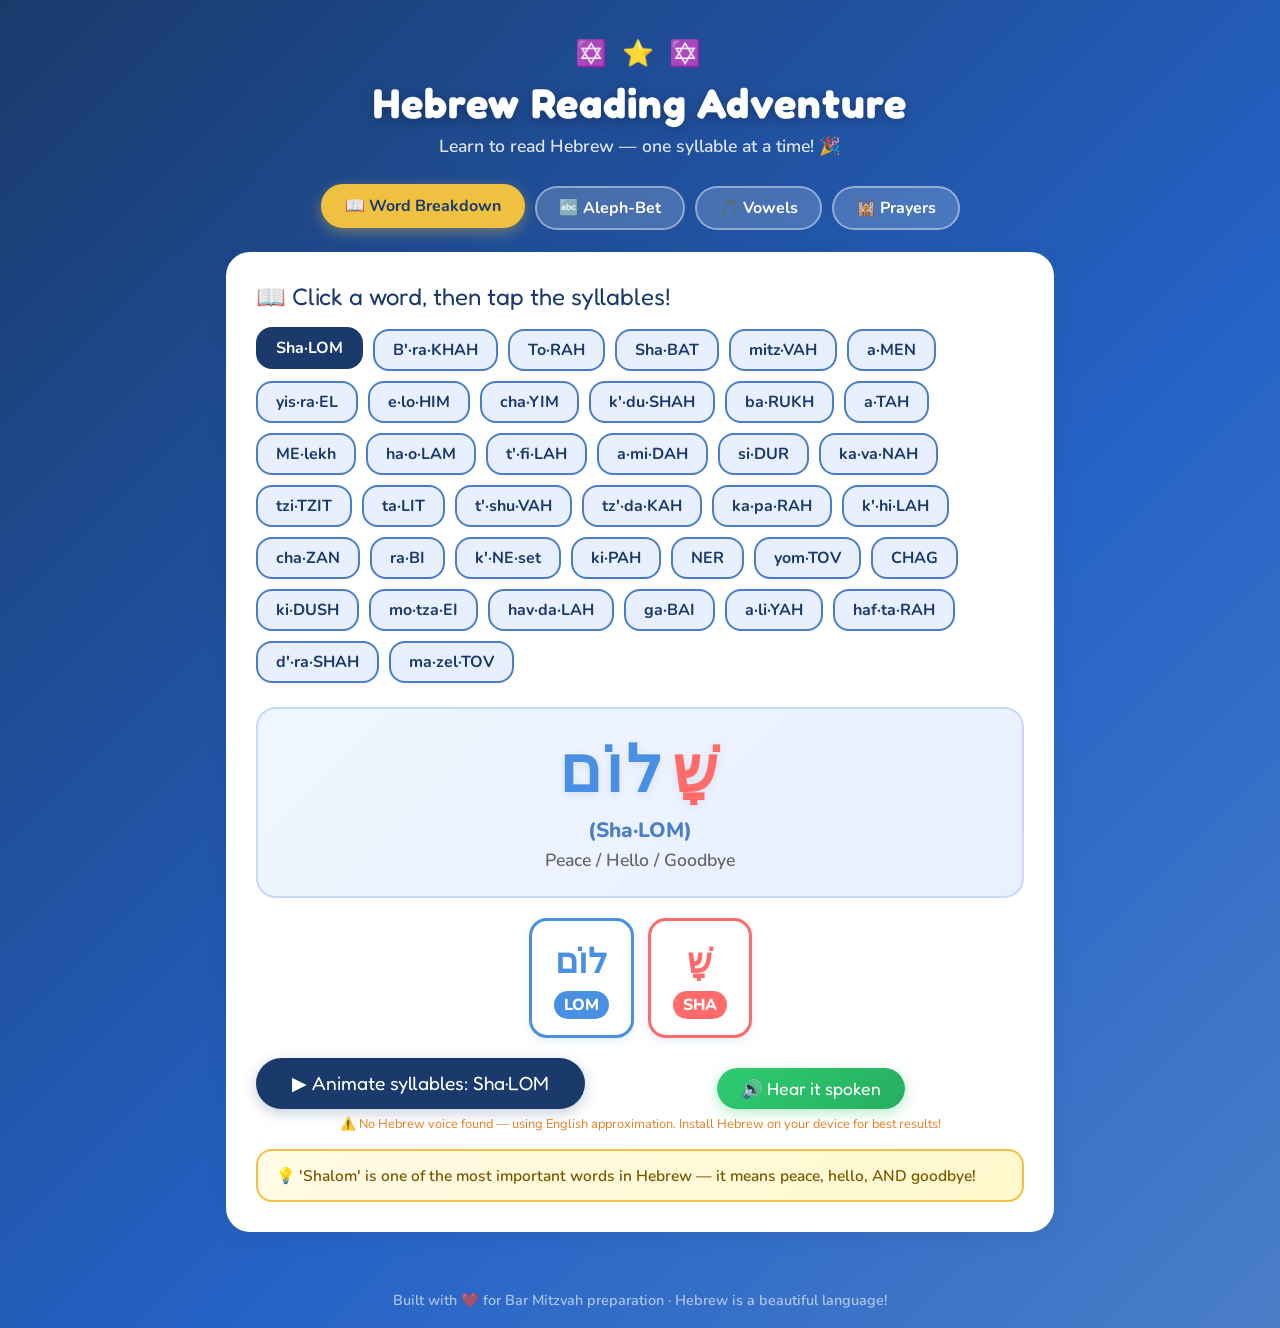
<file: hebrew-reading-10.html>
<!DOCTYPE html>
<html lang="en">
<head>
<meta charset="UTF-8">
<meta name="viewport" content="width=device-width, initial-scale=1.0">
<title>Hebrew Reading Adventure 🌟</title>
<link href="https://fonts.googleapis.com/css2?family=Fredoka+One&family=Nunito:wght@400;600;700;800&display=swap" rel="stylesheet">
<style>
  :root {
    --blue: #1a3a6b;
    --gold: #f0c040;
    --lightblue: #4a7ec7;
    --sky: #e8f0ff;
    --green: #2ecc71;
    --red: #e74c3c;
    --white: #fff;
    --shadow: 0 4px 18px rgba(26,58,107,0.13);
  }

  * { box-sizing: border-box; margin: 0; padding: 0; }

  body {
    font-family: 'Nunito', sans-serif;
    background: linear-gradient(135deg, #1a3a6b 0%, #2563c7 60%, #4a7ec7 100%);
    min-height: 100vh;
    color: #1a3a6b;
  }

  header {
    text-align: center;
    padding: 30px 20px 10px;
    color: white;
  }

  header h1 {
    font-family: 'Fredoka One', cursive;
    font-size: 2.6em;
    letter-spacing: 1px;
    text-shadow: 0 3px 12px rgba(0,0,0,0.25);
    margin-bottom: 6px;
  }

  header .subtitle {
    font-size: 1.1em;
    opacity: 0.85;
    font-weight: 600;
  }

  .stars {
    font-size: 1.6em;
    letter-spacing: 4px;
    margin: 6px 0;
  }

  .tabs {
    display: flex;
    justify-content: center;
    gap: 10px;
    padding: 18px 20px 0;
    flex-wrap: wrap;
  }

  .tab-btn {
    background: rgba(255,255,255,0.18);
    color: white;
    border: 2px solid rgba(255,255,255,0.4);
    border-radius: 30px;
    padding: 9px 22px;
    font-family: 'Nunito', sans-serif;
    font-weight: 700;
    font-size: 1em;
    cursor: pointer;
    transition: all 0.2s;
  }

  .tab-btn:hover, .tab-btn.active {
    background: var(--gold);
    color: var(--blue);
    border-color: var(--gold);
    transform: translateY(-2px);
    box-shadow: 0 4px 14px rgba(240,192,64,0.4);
  }

  .container {
    max-width: 860px;
    margin: 22px auto 40px;
    padding: 0 16px;
  }

  .card {
    background: white;
    border-radius: 24px;
    padding: 30px;
    box-shadow: var(--shadow);
    margin-bottom: 20px;
  }

  .section-title {
    font-family: 'Fredoka One', cursive;
    font-size: 1.5em;
    color: var(--blue);
    margin-bottom: 18px;
    display: flex;
    align-items: center;
    gap: 10px;
  }

  /* ===== SYLLABLE BREAKDOWN ===== */
  .word-selector {
    display: flex;
    flex-wrap: wrap;
    gap: 10px;
    margin-bottom: 24px;
  }

  .word-btn {
    background: var(--sky);
    border: 2px solid var(--lightblue);
    border-radius: 16px;
    padding: 8px 18px;
    font-family: 'Nunito', sans-serif;
    font-weight: 700;
    font-size: 1em;
    color: var(--blue);
    cursor: pointer;
    transition: all 0.2s;
  }

  .word-btn:hover, .word-btn.active {
    background: var(--blue);
    color: white;
    border-color: var(--blue);
    transform: translateY(-2px);
  }

  .hebrew-display {
    text-align: center;
    padding: 24px 10px;
    background: linear-gradient(135deg, #f0f6ff, #e8f0ff);
    border-radius: 20px;
    margin-bottom: 20px;
    border: 2px solid #c5d8ff;
  }

  .hebrew-full {
    font-size: 4em;
    direction: rtl;
    font-weight: 800;
    color: var(--blue);
    letter-spacing: 4px;
    line-height: 1.2;
    margin-bottom: 6px;
    text-shadow: 0 2px 8px rgba(26,58,107,0.1);
  }

  .english-meaning {
    font-size: 1.1em;
    color: #666;
    font-weight: 600;
    margin-top: 4px;
  }

  .syllable-row {
    display: flex;
    justify-content: center;
    gap: 14px;
    flex-wrap: wrap;
    margin: 20px 0;
    direction: rtl;
  }

  .syllable-block {
    background: white;
    border: 3px solid var(--lightblue);
    border-radius: 18px;
    padding: 16px 22px;
    text-align: center;
    cursor: pointer;
    transition: all 0.25s;
    box-shadow: 0 3px 10px rgba(74,126,199,0.15);
    min-width: 100px;
  }

  .syllable-block:hover {
    transform: translateY(-4px) scale(1.04);
    border-color: var(--blue);
    box-shadow: 0 8px 24px rgba(26,58,107,0.18);
  }

  .syllable-block.highlight {
    background: var(--gold);
    border-color: #d4a010;
    transform: translateY(-4px) scale(1.06);
    animation: bounce 0.4s ease;
  }

  @keyframes bounce {
    0%,100% { transform: translateY(-4px) scale(1.06); }
    50% { transform: translateY(-8px) scale(1.08); }
  }

  .syl-hebrew {
    font-size: 2.2em;
    direction: rtl;
    font-weight: 800;
    color: var(--blue);
    display: block;
    margin-bottom: 6px;
  }

  .syllable-block.highlight .syl-hebrew { color: var(--blue); }

  .syl-sound {
    font-size: 1em;
    font-weight: 800;
    color: var(--lightblue);
    background: var(--sky);
    padding: 3px 10px;
    border-radius: 20px;
    display: inline-block;
  }

  .syllable-block.highlight .syl-sound {
    background: rgba(255,255,255,0.6);
    color: var(--blue);
  }

  .play-all-btn {
    display: block;
    margin: 18px auto 0;
    background: var(--blue);
    color: white;
    border: none;
    border-radius: 30px;
    padding: 12px 36px;
    font-family: 'Fredoka One', cursive;
    font-size: 1.2em;
    cursor: pointer;
    transition: all 0.2s;
    box-shadow: 0 4px 14px rgba(26,58,107,0.25);
  }

  .play-all-btn:hover {
    background: var(--lightblue);
    transform: translateY(-2px);
    box-shadow: 0 8px 20px rgba(26,58,107,0.3);
  }

  .pronounce-btn {
    display: inline-flex;
    align-items: center;
    gap: 8px;
    background: linear-gradient(135deg, #2ecc71, #27ae60);
    color: white;
    border: none;
    border-radius: 30px;
    padding: 10px 24px;
    font-family: 'Fredoka One', cursive;
    font-size: 1.1em;
    cursor: pointer;
    transition: all 0.2s;
    box-shadow: 0 4px 14px rgba(46,204,113,0.35);
    margin: 10px auto 0;
    display: block;
  }
  .pronounce-btn:hover {
    transform: translateY(-2px) scale(1.04);
    box-shadow: 0 8px 20px rgba(46,204,113,0.45);
  }
  .pronounce-btn.speaking {
    background: linear-gradient(135deg, #f0c040, #e6a800);
    box-shadow: 0 4px 14px rgba(240,192,64,0.45);
    animation: pulse 0.6s ease infinite alternate;
  }
  @keyframes pulse {
    from { transform: scale(1); }
    to { transform: scale(1.05); }
  }
  .tts-note {
    text-align: center;
    font-size: 0.8em;
    color: #999;
    margin-top: 6px;
  }

  .tip-box {
    background: linear-gradient(135deg, #fffbe6, #fff8cc);
    border: 2px solid var(--gold);
    border-radius: 16px;
    padding: 14px 18px;
    margin-top: 16px;
    font-size: 0.97em;
    color: #7a5700;
    font-weight: 600;
  }

  /* ===== ALPHABET SECTION ===== */
  .aleph-bet-grid {
    display: grid;
    grid-template-columns: repeat(auto-fill, minmax(80px, 1fr));
    gap: 12px;
  }

  .letter-card {
    background: var(--sky);
    border: 2px solid #c5d8ff;
    border-radius: 16px;
    padding: 14px 8px;
    text-align: center;
    cursor: pointer;
    transition: all 0.2s;
  }

  .letter-card:hover {
    background: var(--blue);
    border-color: var(--blue);
    transform: translateY(-3px);
    box-shadow: var(--shadow);
  }

  .letter-card:hover .lc-heb { color: var(--gold); }
  .letter-card:hover .lc-name, .letter-card:hover .lc-sound { color: white; }

  .lc-heb {
    font-size: 2em;
    font-weight: 800;
    color: var(--blue);
    display: block;
  }

  .lc-name {
    font-size: 0.72em;
    font-weight: 700;
    color: var(--blue);
    display: block;
    margin-top: 3px;
  }

  .lc-sound {
    font-size: 0.7em;
    color: var(--lightblue);
    display: block;
    font-weight: 600;
  }

  /* ===== VOWELS SECTION ===== */
  .vowel-grid {
    display: grid;
    grid-template-columns: repeat(auto-fill, minmax(130px, 1fr));
    gap: 14px;
  }

  .vowel-card {
    background: var(--sky);
    border: 2px solid #c5d8ff;
    border-radius: 16px;
    padding: 16px 10px;
    text-align: center;
    cursor: pointer;
    transition: all 0.2s;
  }

  .vowel-card:hover {
    background: linear-gradient(135deg, #1a3a6b, #4a7ec7);
    transform: translateY(-3px);
    box-shadow: var(--shadow);
    border-color: var(--blue);
  }

  .vowel-card:hover .vc-heb { color: var(--gold); }
  .vowel-card:hover .vc-name, .vowel-card:hover .vc-sound { color: white; }

  .vc-heb {
    font-size: 2.4em;
    font-weight: 800;
    color: var(--blue);
    display: block;
    direction: rtl;
  }

  .vc-name {
    font-size: 0.8em;
    font-weight: 700;
    color: var(--blue);
    display: block;
    margin-top: 5px;
  }

  .vc-sound {
    font-size: 0.8em;
    color: var(--lightblue);
    display: block;
    font-weight: 700;
    background: white;
    border-radius: 12px;
    padding: 2px 8px;
    margin-top: 4px;
    display: inline-block;
  }

  .vowel-card:hover .vc-sound {
    background: rgba(255,255,255,0.2);
    color: white;
  }

  .hidden { display: none !important; }

  /* ===== PRAYERS SECTION ===== */
  .prayer-list { display: flex; flex-direction: column; gap: 14px; }

  .prayer-card {
    background: var(--sky);
    border: 2px solid #c5d8ff;
    border-radius: 18px;
    padding: 18px 22px;
    cursor: pointer;
    transition: all 0.2s;
  }

  .prayer-card:hover {
    border-color: var(--blue);
    box-shadow: var(--shadow);
    transform: translateX(4px);
  }

  .prayer-card.open {
    border-color: var(--gold);
    background: #fffbe6;
  }

  .prayer-name {
    font-family: 'Fredoka One', cursive;
    font-size: 1.2em;
    color: var(--blue);
    margin-bottom: 2px;
    display: flex;
    justify-content: space-between;
    align-items: center;
  }

  .prayer-hebrew-name {
    font-size: 1.4em;
    direction: rtl;
    font-weight: 800;
    color: var(--lightblue);
  }

  .prayer-body {
    margin-top: 14px;
    padding-top: 14px;
    border-top: 2px dashed #c5d8ff;
  }

  .prayer-text-heb {
    font-size: 1.9em;
    direction: rtl;
    text-align: right;
    font-weight: 800;
    color: var(--blue);
    line-height: 1.8;
    margin-bottom: 10px;
  }

  .prayer-text-eng {
    font-size: 0.95em;
    color: #555;
    font-weight: 600;
    line-height: 1.6;
    font-style: italic;
  }

  .prayer-syllables {
    margin-top: 14px;
    display: flex;
    flex-wrap: wrap;
    gap: 8px;
    direction: rtl;
  }

  .chunk {
    background: white;
    border: 2px solid var(--lightblue);
    border-radius: 12px;
    padding: 8px 14px;
    text-align: center;
    direction: rtl;
    transition: all 0.25s;
    opacity: 1;
  }

  .chunk-heb { font-size: 1.4em; font-weight: 800; color: var(--blue); display: block; transition: color 0.2s; }
  .chunk-sound { font-size: 0.75em; font-weight: 700; display: block; margin-top: 2px; transition: all 0.2s; }

  .step-btn {
    display: inline-flex;
    align-items: center;
    gap: 8px;
    background: linear-gradient(135deg, #9b59b6, #7d3c98);
    color: white;
    border: none;
    border-radius: 30px;
    padding: 10px 24px;
    font-family: 'Fredoka One', cursive;
    font-size: 1em;
    cursor: pointer;
    transition: all 0.2s;
    box-shadow: 0 4px 14px rgba(155,89,182,0.35);
  }
  .step-btn:hover {
    transform: translateY(-2px) scale(1.04);
    box-shadow: 0 8px 20px rgba(155,89,182,0.45);
  }
  .step-btn.reset {
    background: linear-gradient(135deg, #e74c3c, #c0392b);
    box-shadow: 0 4px 14px rgba(231,76,60,0.35);
  }
  .step-counter {
    text-align: center;
    font-size: 0.9em;
    font-weight: 700;
    color: #9b59b6;
    margin-top: 8px;
    min-height: 22px;
    transition: all 0.2s;
  }
  .btn-row {
    display: flex;
    gap: 10px;
    justify-content: center;
    flex-wrap: wrap;
    margin-top: 16px;
  }

  footer {
    text-align: center;
    padding: 18px;
    color: rgba(255,255,255,0.6);
    font-size: 0.9em;
    font-weight: 600;
  }
</style>
</head>
<body>

<header>
  <div class="stars">✡️ ⭐ ✡️</div>
  <h1>Hebrew Reading Adventure</h1>
  <p class="subtitle">Learn to read Hebrew — one syllable at a time! 🎉</p>
</header>

<div class="tabs">
  <button class="tab-btn active" onclick="showTab('words',this)">📖 Word Breakdown</button>
  <button class="tab-btn" onclick="showTab('alphabet',this)">🔤 Aleph-Bet</button>
  <button class="tab-btn" onclick="showTab('vowels',this)">🎵 Vowels</button>
  <button class="tab-btn" onclick="showTab('prayers',this)">🕍 Prayers</button>
</div>

<div class="container">

  <!-- WORD BREAKDOWN TAB -->
  <div id="tab-words" class="card">
    <div class="section-title">📖 Click a word, then tap the syllables!</div>
    <div class="word-selector" id="wordSelector"></div>
    <div class="hebrew-display">
      <div class="hebrew-full" id="hebrewFull">שָׁלוֹם</div>
      <div id="hebrewPronounce" style="font-size:1.3em;font-weight:800;color:#4a7ec7;margin-top:4px;"></div>
      <div class="english-meaning" id="englishMeaning">Peace / Hello / Goodbye</div>
    </div>
    <div class="syllable-row" id="syllableRow"></div>
    <div style="display:flex;gap:12px;justify-content:center;flex-wrap:wrap;margin-top:18px;">
      <button class="play-all-btn" style="margin:0;" onclick="playAllSyllables()">▶ Animate syllables: <span id="playAllText"></span></button>
      <button class="pronounce-btn" id="pronounceBtn" onclick="pronounceWord()">🔊 Hear it spoken</button>
    </div>
    <div class="tts-note" id="ttsNote"></div>
    <div class="tip-box" id="tipBox" style="margin-top:16px;">💡 Tip: Hebrew is read <strong>right to left</strong>! The first syllable is on the right.</div>
  </div>

  <!-- ALPHABET TAB -->
  <div id="tab-alphabet" class="card hidden">
    <div class="section-title">🔤 The Aleph-Bet (Hebrew Alphabet)</div>
    <p style="margin-bottom:18px;color:#555;font-weight:600;">Click any letter to highlight it! Hebrew has 22 letters, all consonants.</p>
    <div class="aleph-bet-grid" id="alephBetGrid"></div>
    <div class="tip-box" style="margin-top:18px;">💡 Letters with a dot (dagesh) in the middle have a slightly harder sound. Some letters have a different shape at the END of a word — called a <strong>sofit</strong> form!</div>
  </div>

  <!-- VOWELS TAB -->
  <div id="tab-vowels" class="card hidden">
    <div class="section-title">🎵 Vowel Signs (Nikkud)</div>
    <p style="margin-bottom:18px;color:#555;font-weight:600;">In prayer books, little dots and dashes under/over letters tell you what vowel sound to make. Hover to see!</p>
    <div class="vowel-grid" id="vowelGrid"></div>
    <div class="tip-box" style="margin-top:18px;">💡 The vowel sound comes AFTER the consonant. So בָּ (Bet + Kamatz) = "BAH"!</div>
  </div>

  <!-- PRAYERS TAB -->
  <div id="tab-prayers" class="card hidden">
    <div class="section-title">🕍 Common Prayers & Blessings</div>
    <p style="margin-bottom:18px;color:#555;font-weight:600;">Click any prayer to see it broken into chunks you can practice!</p>
    <div class="prayer-list" id="prayerList"></div>
  </div>

</div>

<footer>Built with ❤️ for Bar Mitzvah preparation · Hebrew is a beautiful language!</footer>

<script>
// ===== DATA =====

const words = [
  {
    hebrew: "שָׁלוֹם",
    english: "Peace / Hello / Goodbye",
    pronounce: "Sha·LOM",
    syllables: [
      { heb: "שָׁ", sound: "SHA" },
      { heb: "לוֹם", sound: "LOM" }
    ],
    tip: "💡 'Shalom' is one of the most important words in Hebrew — it means peace, hello, AND goodbye!"
  },
  {
    hebrew: "בְּרָכָה",
    english: "Blessing",
    pronounce: "B'·ra·KHAH",
    syllables: [
      { heb: "בְּ", sound: "B'" },
      { heb: "רָ", sound: "RA" },
      { heb: "כָה", sound: "KHAH" }
    ],
    tip: "💡 A 'bracha' is a blessing you say before doing a mitzvah or eating."
  },
  {
    hebrew: "תּוֹרָה",
    english: "The Torah",
    pronounce: "To·RAH",
    syllables: [
      { heb: "תּוֹ", sound: "TO" },
      { heb: "רָה", sound: "RAH" }
    ],
    tip: "💡 The Torah is the first 5 books of the Bible — the most sacred Jewish text!"
  },
  {
    hebrew: "שַׁבָּת",
    english: "Sabbath / Saturday",
    pronounce: "Sha·BAT",
    syllables: [
      { heb: "שַׁ", sound: "SHA" },
      { heb: "בָּת", sound: "BAT" }
    ],
    tip: "💡 Shabbat starts Friday at sunset and ends Saturday night. It's a day of rest!"
  },
  {
    hebrew: "מִצְוָה",
    english: "Commandment / Good deed",
    pronounce: "mitz·VAH",
    syllables: [
      { heb: "מִ", sound: "MI" },
      { heb: "צְ", sound: "TZ'" },
      { heb: "וָה", sound: "VAH" }
    ],
    tip: "💡 There are 613 mitzvot (commandments) in the Torah. Bar Mitzvah means 'son of the commandment'!"
  },
  {
    hebrew: "אָמֵן",
    english: "Amen (So be it)",
    pronounce: "a·MEN",
    syllables: [
      { heb: "אָ", sound: "AH" },
      { heb: "מֵן", sound: "MEN" }
    ],
    tip: "💡 You say 'Amen' after a prayer or blessing to agree with it and make it yours too."
  },
  {
    hebrew: "יִשְׂרָאֵל",
    english: "Israel",
    pronounce: "yis·ra·EL",
    syllables: [
      { heb: "יִ", sound: "YI" },
      { heb: "שְׂ", sound: "S'" },
      { heb: "רָ", sound: "RA" },
      { heb: "אֵל", sound: "EL" }
    ],
    tip: "💡 Yisrael means 'one who wrestles with God.' It became the name of the Jewish people!"
  },
  {
    hebrew: "אֱלֹהִים",
    english: "God (plural of majesty)",
    pronounce: "e·lo·HIM",
    syllables: [
      { heb: "אֱ", sound: "E" },
      { heb: "לֹ", sound: "LO" },
      { heb: "הִים", sound: "HIM" }
    ],
    tip: "💡 Elohim is a name for God used in the Torah. Even though it looks plural, it refers to the one God."
  },
  {
    hebrew: "חַיִּים",
    english: "Life / L'Chaim!",
    pronounce: "cha·YIM",
    syllables: [
      { heb: "חַ", sound: "CHA" },
      { heb: "יִּים", sound: "YIM" }
    ],
    tip: "💡 'L'Chaim' means 'To life!' — the classic Jewish toast at celebrations!"
  },
  {
    hebrew: "קְדוּשָׁה",
    english: "Holiness / Kedushah",
    pronounce: "k'·du·SHAH",
    syllables: [
      { heb: "קְ", sound: "K'" },
      { heb: "דוּ", sound: "DU" },
      { heb: "שָׁה", sound: "SHAH" }
    ],
    tip: "💡 Kedushah means holiness — it's also the name of an important prayer in the Amidah!"
  },
  {
    hebrew: "בָּרוּךְ",
    english: "Blessed",
    pronounce: "ba·RUKH",
    syllables: [
      { heb: "בָּ", sound: "BA" },
      { heb: "רוּךְ", sound: "RUKH" }
    ],
    tip: "💡 Every blessing starts with 'Baruch Atah Adonai' — Blessed are You, Lord!"
  },
  {
    hebrew: "אַתָּה",
    english: "You",
    pronounce: "a·TAH",
    syllables: [
      { heb: "אַ", sound: "A" },
      { heb: "תָּה", sound: "TAH" }
    ],
    tip: "💡 'Atah' is the word for 'You' when speaking to God — used in every bracha!"
  },
  {
    hebrew: "מֶלֶךְ",
    english: "King",
    pronounce: "ME·lekh",
    syllables: [
      { heb: "מֶ", sound: "ME" },
      { heb: "לֶךְ", sound: "lekh" }
    ],
    tip: "💡 We call God 'Melech ha-Olam' — King of the Universe — in every blessing!"
  },
  {
    hebrew: "הָעוֹלָם",
    english: "The universe / The world",
    pronounce: "ha·o·LAM",
    syllables: [
      { heb: "הָ", sound: "HA" },
      { heb: "עוֹ", sound: "O" },
      { heb: "לָם", sound: "LAM" }
    ],
    tip: "💡 Ha-Olam means 'the world' or 'the universe' — it appears in nearly every blessing!"
  },
  {
    hebrew: "תְּפִלָּה",
    english: "Prayer",
    pronounce: "t'·fi·LAH",
    syllables: [
      { heb: "תְּ", sound: "T'" },
      { heb: "פִ", sound: "FI" },
      { heb: "לָּה", sound: "LAH" }
    ],
    tip: "💡 Tefillah means prayer. The Amidah is sometimes called 'HaTefillah' — THE prayer!"
  },
  {
    hebrew: "עֲמִידָה",
    english: "The Standing Prayer",
    pronounce: "a·mi·DAH",
    syllables: [
      { heb: "עֲ", sound: "A" },
      { heb: "מִ", sound: "MI" },
      { heb: "דָה", sound: "DAH" }
    ],
    tip: "💡 The Amidah (meaning 'standing') is the central prayer of every service — said while standing!"
  },
  {
    hebrew: "סִדּוּר",
    english: "Prayer book",
    pronounce: "si·DUR",
    syllables: [
      { heb: "סִ", sound: "SI" },
      { heb: "דּוּר", sound: "DUR" }
    ],
    tip: "💡 The Siddur is the Jewish prayer book. 'Seder' and 'Siddur' both come from the root meaning 'order'!"
  },
  {
    hebrew: "כַּוָּנָה",
    english: "Intention / Focus",
    pronounce: "ka·va·NAH",
    syllables: [
      { heb: "כַּ", sound: "KA" },
      { heb: "וָּ", sound: "VA" },
      { heb: "נָה", sound: "NAH" }
    ],
    tip: "💡 Kavanah means the intention and focus you bring to prayer — praying with your heart, not just your mouth!"
  },
  {
    hebrew: "צִיצִית",
    english: "Fringes / Tzitzit",
    pronounce: "tzi·TZIT",
    syllables: [
      { heb: "צִי", sound: "TZI" },
      { heb: "צִית", sound: "TZIT" }
    ],
    tip: "💡 Tzitzit are the fringes on the corners of a tallit — a reminder of all 613 commandments!"
  },
  {
    hebrew: "טַלִּית",
    english: "Prayer shawl",
    pronounce: "ta·LIT",
    syllables: [
      { heb: "טַ", sound: "TA" },
      { heb: "לִּית", sound: "LIT" }
    ],
    tip: "💡 The tallit is the prayer shawl worn during morning prayers. Bar mitzvah boys often get their first one!"
  },
  {
    hebrew: "תְּשׁוּבָה",
    english: "Repentance / Return",
    pronounce: "t'·shu·VAH",
    syllables: [
      { heb: "תְּ", sound: "T'" },
      { heb: "שׁוּ", sound: "SHU" },
      { heb: "בָה", sound: "VAH" }
    ],
    tip: "💡 Teshuvah means returning to God. It's central to Yom Kippur — the holiest day of the year!"
  },
  {
    hebrew: "צְדָקָה",
    english: "Charity / Justice",
    pronounce: "tz'·da·KAH",
    syllables: [
      { heb: "צְ", sound: "TZ'" },
      { heb: "דָ", sound: "DA" },
      { heb: "קָה", sound: "KAH" }
    ],
    tip: "💡 Tzedakah means charity — but it's rooted in the word for justice. Giving is an obligation, not just kindness!"
  },
  {
    hebrew: "כַּפָּרָה",
    english: "Atonement",
    pronounce: "ka·pa·RAH",
    syllables: [
      { heb: "כַּ", sound: "KA" },
      { heb: "פָּ", sound: "PA" },
      { heb: "רָה", sound: "RAH" }
    ],
    tip: "💡 Kaparah means atonement — making things right with God. Yom Kippur is the Day of Atonement!"
  },
  {
    hebrew: "קְהִלָּה",
    english: "Community / Congregation",
    pronounce: "k'·hi·LAH",
    syllables: [
      { heb: "קְ", sound: "K'" },
      { heb: "הִ", sound: "HI" },
      { heb: "לָּה", sound: "LAH" }
    ],
    tip: "💡 Kehillah is the Jewish community. Judaism emphasizes praying and living together as a community!"
  },
  {
    hebrew: "חַזָּן",
    english: "Cantor",
    pronounce: "cha·ZAN",
    syllables: [
      { heb: "חַ", sound: "CHA" },
      { heb: "זָּן", sound: "ZAN" }
    ],
    tip: "💡 The Hazzan leads the congregation in prayer and song — often having a beautiful trained voice!"
  },
  {
    hebrew: "רַבִּי",
    english: "Rabbi / Teacher",
    pronounce: "ra·BI",
    syllables: [
      { heb: "רַ", sound: "RA" },
      { heb: "בִּי", sound: "BI" }
    ],
    tip: "💡 Rabbi means 'my teacher.' Rabbis lead communities and teach Torah!"
  },
  {
    hebrew: "כְּנֶסֶת",
    english: "Synagogue (lit. gathering)",
    pronounce: "k'·NE·set",
    syllables: [
      { heb: "כְּ", sound: "K'" },
      { heb: "נֶ", sound: "NE" },
      { heb: "סֶת", sound: "set" }
    ],
    tip: "💡 Beit Knesset means 'house of gathering' — the Hebrew name for synagogue. Israel's parliament is also called the Knesset!"
  },
  {
    hebrew: "כִּפָּה",
    english: "Skullcap / Yarmulke",
    pronounce: "ki·PAH",
    syllables: [
      { heb: "כִּ", sound: "KI" },
      { heb: "פָּה", sound: "PAH" }
    ],
    tip: "💡 The kippah is worn on the head as a sign of respect for God. It's also called a yarmulke in Yiddish!"
  },
  {
    hebrew: "נֵר",
    english: "Candle / Light",
    pronounce: "NER",
    syllables: [
      { heb: "נֵר", sound: "NER" }
    ],
    tip: "💡 'Ner' means candle or light. Shabbat candles, Hanukkah candles, and Havdalah all use the word 'ner'!"
  },
  {
    hebrew: "יוֹם טוֹב",
    english: "Holiday / Good day",
    pronounce: "yom·TOV",
    syllables: [
      { heb: "יוֹם", sound: "YOM" },
      { heb: "טוֹב", sound: "TOV" }
    ],
    tip: "💡 Yom Tov means 'good day' and refers to Jewish holidays. You greet people with 'Gut Yom Tov' on holidays!"
  },
  {
    hebrew: "חַג",
    english: "Festival / Holiday",
    pronounce: "CHAG",
    syllables: [
      { heb: "חַג", sound: "CHAG" }
    ],
    tip: "💡 Chag means festival. 'Chag Sameach' (happy holiday) is the greeting for all Jewish festivals!"
  },
  {
    hebrew: "קִדּוּשׁ",
    english: "Sanctification / Kiddush",
    pronounce: "ki·DUSH",
    syllables: [
      { heb: "קִ", sound: "KI" },
      { heb: "דּוּשׁ", sound: "DUSH" }
    ],
    tip: "💡 Kiddush is the blessing over wine said on Shabbat and holidays to sanctify the day!"
  },
  {
    hebrew: "מוֹצָאֵי",
    english: "End of (as in Shabbat)",
    pronounce: "mo·tza·EI",
    syllables: [
      { heb: "מוֹ", sound: "MO" },
      { heb: "צָ", sound: "TZA" },
      { heb: "אֵי", sound: "EI" }
    ],
    tip: "💡 Motza'ei Shabbat means the end of Shabbat — Saturday night when three stars appear in the sky!"
  },
  {
    hebrew: "הַבְדָּלָה",
    english: "Separation / Havdalah",
    pronounce: "hav·da·LAH",
    syllables: [
      { heb: "הַב", sound: "HAV" },
      { heb: "דָּ", sound: "DA" },
      { heb: "לָה", sound: "LAH" }
    ],
    tip: "💡 Havdalah separates Shabbat from the rest of the week using wine, spices, and a braided candle!"
  },
  {
    hebrew: "גַּבַּאי",
    english: "Synagogue caretaker",
    pronounce: "ga·BAI",
    syllables: [
      { heb: "גַּ", sound: "GA" },
      { heb: "בַּאי", sound: "BAI" }
    ],
    tip: "💡 The Gabbai organizes who gets called to the Torah and helps run the synagogue service!"
  },
  {
    hebrew: "עֲלִיָּה",
    english: "Going up (to Torah)",
    pronounce: "a·li·YAH",
    syllables: [
      { heb: "עֲ", sound: "A" },
      { heb: "לִ", sound: "LI" },
      { heb: "יָּה", sound: "YAH" }
    ],
    tip: "💡 An aliyah is the honor of being called up to say blessings over the Torah. Your Bar Mitzvah includes an aliyah!"
  },
  {
    hebrew: "הַפְטָרָה",
    english: "Prophets reading",
    pronounce: "haf·ta·RAH",
    syllables: [
      { heb: "הַף", sound: "HAF" },
      { heb: "טָ", sound: "TA" },
      { heb: "רָה", sound: "RAH" }
    ],
    tip: "💡 The Haftarah is a reading from the Prophets that follows the Torah portion — the Bar Mitzvah boy chants it!"
  },
  {
    hebrew: "דְּרָשָׁה",
    english: "Torah speech / Sermon",
    pronounce: "d'·ra·SHAH",
    syllables: [
      { heb: "דְּ", sound: "D'" },
      { heb: "רָ", sound: "RA" },
      { heb: "שָׁה", sound: "SHAH" }
    ],
    tip: "💡 A D'var Torah or derashah is a speech explaining the Torah portion — the Bar Mitzvah boy gives one!"
  },
  {
    hebrew: "מַזָּל טוֹב",
    english: "Congratulations!",
    pronounce: "ma·zel·TOV",
    syllables: [
      { heb: "מַ", sound: "MA" },
      { heb: "זָּל", sound: "ZEL" },
      { heb: "טוֹב", sound: "TOV" }
    ],
    tip: "💡 Mazel Tov literally means 'good luck/star' but is used to mean congratulations — you'll hear it a LOT at your Bar Mitzvah!"
  }
];

const alphabet = [
  { heb: "א", name: "Aleph", sound: "silent" },
  { heb: "בּ", name: "Bet", sound: "B" },
  { heb: "ב", name: "Vet", sound: "V" },
  { heb: "ג", name: "Gimel", sound: "G" },
  { heb: "ד", name: "Dalet", sound: "D" },
  { heb: "ה", name: "Heh", sound: "H" },
  { heb: "ו", name: "Vav", sound: "V/OO/O" },
  { heb: "ז", name: "Zayin", sound: "Z" },
  { heb: "ח", name: "Chet", sound: "CH" },
  { heb: "ט", name: "Tet", sound: "T" },
  { heb: "י", name: "Yod", sound: "Y/EE" },
  { heb: "כּ", name: "Kaf", sound: "K" },
  { heb: "כ", name: "Khaf", sound: "KH" },
  { heb: "ל", name: "Lamed", sound: "L" },
  { heb: "מ", name: "Mem", sound: "M" },
  { heb: "נ", name: "Nun", sound: "N" },
  { heb: "ס", name: "Samech", sound: "S" },
  { heb: "ע", name: "Ayin", sound: "silent" },
  { heb: "פּ", name: "Peh", sound: "P" },
  { heb: "פ", name: "Feh", sound: "F" },
  { heb: "צ", name: "Tsadi", sound: "TZ" },
  { heb: "ק", name: "Kuf", sound: "K" },
  { heb: "ר", name: "Resh", sound: "R" },
  { heb: "שׁ", name: "Shin", sound: "SH" },
  { heb: "שׂ", name: "Sin", sound: "S" },
  { heb: "ת", name: "Tav", sound: "T" }
];

const vowels = [
  { heb: "בָ", name: "Kamatz", sound: "AH" },
  { heb: "בַ", name: "Patach", sound: "AH" },
  { heb: "בֵ", name: "Tzere", sound: "AY" },
  { heb: "בֶ", name: "Segol", sound: "EH" },
  { heb: "בִ", name: "Chirik", sound: "EE" },
  { heb: "בֹ", name: "Cholam", sound: "OH" },
  { heb: "בוֹ", name: "Cholam Male", sound: "OH" },
  { heb: "בוּ", name: "Shuruk", sound: "OO" },
  { heb: "בֻ", name: "Kubutz", sound: "OO" },
  { heb: "בְ", name: "Shva", sound: "short E" },
  { heb: "בֱ", name: "Chataf Segol", sound: "EH" },
  { heb: "בֲ", name: "Chataf Patach", sound: "AH" },
  { heb: "בֳ", name: "Chataf Kamatz", sound: "OH" }
];

const prayers = [
  {
    name: "Shema — said every service",
    hebrewName: "שְׁמַע",
    text: "שְׁמַע יִשְׂרָאֵל יְהוָה אֱלֹהֵינוּ יְהוָה אֶחָד",
    translation: "Hear O Israel, the Lord is our God, the Lord is One.",
    chunks: [
      { heb: "שְׁמַע", sound: "sh'MA" },
      { heb: "יִשְׂרָאֵל", sound: "yis-ra-EL" },
      { heb: "יְהוָה", sound: "Ado-NAI", speak: "אֲדֹנָי" },
      { heb: "אֱלֹהֵינוּ", sound: "e-lo-HEI-nu" },
      { heb: "יְהוָה", sound: "Ado-NAI", speak: "אֲדֹנָי" },
      { heb: "אֶחָד", sound: "e-CHAD" }
    ]
  },
  {
    name: "Blessing Formula — every bracha",
    hebrewName: "בָּרוּךְ אַתָּה",
    text: "בָּרוּךְ אַתָּה יְהוָה אֱלֹהֵינוּ מֶלֶךְ הָעוֹלָם",
    translation: "Blessed are You, Lord our God, King of the universe.",
    chunks: [
      { heb: "בָּרוּךְ", sound: "ba-RUKH" },
      { heb: "אַתָּה", sound: "a-TAH" },
      { heb: "יְהוָה", sound: "Ado-NAI", speak: "אֲדֹנָי" },
      { heb: "אֱלֹהֵינוּ", sound: "e-lo-HEI-nu" },
      { heb: "מֶלֶךְ", sound: "ME-lekh" },
      { heb: "הָעוֹלָם", sound: "ha-o-LAM" }
    ]
  },
  {
    name: "Barchu — call to worship",
    hebrewName: "בָּרְכוּ",
    text: "בָּרְכוּ אֶת יְהוָה הַמְבֹרָךְ",
    translation: "Bless the Lord who is blessed.",
    chunks: [
      { heb: "בָּרְכוּ", sound: "bar-KHU" },
      { heb: "אֶת", sound: "et" },
      { heb: "יְהוָה", sound: "Ado-NAI", speak: "אֲדֹנָי" },
      { heb: "הַמְבֹרָךְ", sound: "ha-m'vo-RAKH" }
    ]
  },
  {
    name: "Amidah Opening — 3x daily",
    hebrewName: "עֲמִידָה",
    text: "אֲדֹנָי שְׂפָתַי תִּפְתָּח וּפִי יַגִּיד תְּהִלָּתֶךָ",
    translation: "Lord, open my lips, and my mouth will declare Your praise.",
    chunks: [
      { heb: "אֲדֹנָי", sound: "a-do-NAI" },
      { heb: "שְׂפָתַי", sound: "s'fa-TAI" },
      { heb: "תִּפְתָּח", sound: "tif-TACH" },
      { heb: "וּפִי", sound: "u-FI" },
      { heb: "יַגִּיד", sound: "ya-GID" },
      { heb: "תְּהִלָּתֶךָ", sound: "t'hi-la-TE-kha" }
    ]
  },
  {
    name: "Kedushah — Amidah holiness prayer",
    hebrewName: "קְדוּשָׁה",
    text: "קָדוֹשׁ קָדוֹשׁ קָדוֹשׁ יְהוָה צְבָאוֹת מְלֹא כָל הָאָרֶץ כְּבוֹדוֹ",
    translation: "Holy, holy, holy is the Lord of Hosts; the whole earth is full of His glory.",
    chunks: [
      { heb: "קָדוֹשׁ", sound: "ka-DOSH" },
      { heb: "קָדוֹשׁ", sound: "ka-DOSH" },
      { heb: "קָדוֹשׁ", sound: "ka-DOSH" },
      { heb: "יְהוָה", sound: "Ado-NAI", speak: "אֲדֹנָי" },
      { heb: "צְבָאוֹת", sound: "tz'va-OT" },
      { heb: "מְלֹא", sound: "m'LO" },
      { heb: "כָל", sound: "kol" },
      { heb: "הָאָרֶץ", sound: "ha-A-rets" },
      { heb: "כְּבוֹדוֹ", sound: "k'vo-DO" }
    ]
  },
  {
    name: "Aleinu — closing prayer",
    hebrewName: "עָלֵינוּ",
    text: "עָלֵינוּ לְשַׁבֵּחַ לַאֲדוֹן הַכֹּל",
    translation: "It is our duty to praise the Master of all.",
    chunks: [
      { heb: "עָלֵינוּ", sound: "a-LEI-nu" },
      { heb: "לְשַׁבֵּחַ", sound: "l'sha-BEI-ach" },
      { heb: "לַאֲדוֹן", sound: "la-a-DON" },
      { heb: "הַכֹּל", sound: "ha-KOL" }
    ]
  },
  {
    name: "Kaddish Opening — mourner's prayer",
    hebrewName: "קַדִּישׁ",
    text: "יִתְגַּדַּל וְיִתְקַדַּשׁ שְׁמֵהּ רַבָּא",
    translation: "May His great name be exalted and sanctified.",
    chunks: [
      { heb: "יִתְגַּדַּל", sound: "yit-ga-DAL" },
      { heb: "וְיִתְקַדַּשׁ", sound: "v'yit-ka-DASH" },
      { heb: "שְׁמֵהּ", sound: "sh'MEH" },
      { heb: "רַבָּא", sound: "ra-BA" }
    ]
  },
  {
    name: "Modeh Ani — morning thanks",
    hebrewName: "מוֹדֶה אֲנִי",
    text: "מוֹדֶה אֲנִי לְפָנֶיךָ מֶלֶךְ חַי וְקַיָּם",
    translation: "I give thanks before You, living and eternal King.",
    chunks: [
      { heb: "מוֹדֶה", sound: "MO-deh" },
      { heb: "אֲנִי", sound: "a-NI" },
      { heb: "לְפָנֶיךָ", sound: "l'fa-NE-kha" },
      { heb: "מֶלֶךְ", sound: "ME-lekh" },
      { heb: "חַי", sound: "CHAI" },
      { heb: "וְקַיָּם", sound: "v'ka-YAM" }
    ]
  },
  {
    name: "Blessing over Tallit",
    hebrewName: "טַלִּית",
    text: "בָּרוּךְ אַתָּה יְהוָה אֱלֹהֵינוּ מֶלֶךְ הָעוֹלָם אֲשֶׁר קִדְּשָׁנוּ בְּמִצְוֹתָיו וְצִוָּנוּ לְהִתְעַטֵּף בַּצִּיצִית",
    translation: "Blessed are You, Lord our God, King of the universe, who sanctified us with His commandments and commanded us to wrap ourselves in tzitzit.",
    chunks: [
      { heb: "בָּרוּךְ", sound: "ba-RUKH" },
      { heb: "אַתָּה", sound: "a-TAH" },
      { heb: "יְהוָה", sound: "Ado-NAI", speak: "אֲדֹנָי" },
      { heb: "אֱלֹהֵינוּ", sound: "e-lo-HEI-nu" },
      { heb: "מֶלֶךְ", sound: "ME-lekh" },
      { heb: "הָעוֹלָם", sound: "ha-o-LAM" },
      { heb: "אֲשֶׁר", sound: "a-SHER" },
      { heb: "קִדְּשָׁנוּ", sound: "ki-d'SHA-nu" },
      { heb: "בְּמִצְוֹתָיו", sound: "b'mitz-vo-TAV" },
      { heb: "וְצִוָּנוּ", sound: "v'tzi-VA-nu" },
      { heb: "לְהִתְעַטֵּף", sound: "l'hit-a-TEF" },
      { heb: "בַּצִּיצִית", sound: "ba-tzi-TZIT" }
    ]
  },
  {
    name: "Blessing over Tzitzit",
    hebrewName: "צִיצִית",
    text: "בָּרוּךְ אַתָּה יְהוָה אֱלֹהֵינוּ מֶלֶךְ הָעוֹלָם אֲשֶׁר קִדְּשָׁנוּ בְּמִצְוֹתָיו וְצִוָּנוּ עַל מִצְוַת צִיצִית",
    translation: "Blessed are You, Lord our God, King of the universe, who sanctified us with His commandments and commanded us regarding the mitzvah of tzitzit.",
    chunks: [
      { heb: "בָּרוּךְ", sound: "ba-RUKH" },
      { heb: "אַתָּה", sound: "a-TAH" },
      { heb: "יְהוָה", sound: "Ado-NAI", speak: "אֲדֹנָי" },
      { heb: "אֱלֹהֵינוּ", sound: "e-lo-HEI-nu" },
      { heb: "מֶלֶךְ", sound: "ME-lekh" },
      { heb: "הָעוֹלָם", sound: "ha-o-LAM" },
      { heb: "אֲשֶׁר", sound: "a-SHER" },
      { heb: "קִדְּשָׁנוּ", sound: "ki-d'SHA-nu" },
      { heb: "בְּמִצְוֹתָיו", sound: "b'mitz-vo-TAV" },
      { heb: "וְצִוָּנוּ", sound: "v'tzi-VA-nu" },
      { heb: "עַל", sound: "al" },
      { heb: "מִצְוַת", sound: "mitz-VAT" },
      { heb: "צִיצִית", sound: "tzi-TZIT" }
    ]
  },
  {
    name: "Torah Blessings — before reading",
    hebrewName: "בִּרְכוֹת הַתּוֹרָה",
    text: "בָּרְכוּ אֶת יְהוָה הַמְבֹרָךְ בָּרוּךְ יְהוָה הַמְבֹרָךְ לְעוֹלָם וָעֶד",
    translation: "Bless the Lord who is blessed. Blessed is the Lord who is blessed forever and ever.",
    chunks: [
      { heb: "בָּרְכוּ", sound: "bar-KHU" },
      { heb: "אֶת", sound: "et" },
      { heb: "יְהוָה", sound: "Ado-NAI", speak: "אֲדֹנָי" },
      { heb: "הַמְבֹרָךְ", sound: "ha-m'vo-RAKH" },
      { heb: "בָּרוּךְ", sound: "ba-RUKH" },
      { heb: "יְהוָה", sound: "Ado-NAI", speak: "אֲדֹנָי" },
      { heb: "הַמְבֹרָךְ", sound: "ha-m'vo-RAKH" },
      { heb: "לְעוֹלָם", sound: "l'o-LAM" },
      { heb: "וָעֶד", sound: "va-ED" }
    ]
  },
  {
    name: "Haftarah Blessing — after Prophets",
    hebrewName: "הַפְטָרָה",
    text: "בָּרוּךְ אַתָּה יְהוָה אֱלֹהֵינוּ מֶלֶךְ הָעוֹלָם אֲשֶׁר בָּחַר בִּנְבִיאִים טוֹבִים",
    translation: "Blessed are You, Lord our God, King of the universe, who chose good prophets.",
    chunks: [
      { heb: "בָּרוּךְ", sound: "ba-RUKH" },
      { heb: "אַתָּה", sound: "a-TAH" },
      { heb: "יְהוָה", sound: "Ado-NAI", speak: "אֲדֹנָי" },
      { heb: "אֱלֹהֵינוּ", sound: "e-lo-HEI-nu" },
      { heb: "מֶלֶךְ", sound: "ME-lekh" },
      { heb: "הָעוֹלָם", sound: "ha-o-LAM" },
      { heb: "אֲשֶׁר", sound: "a-SHER" },
      { heb: "בָּחַר", sound: "ba-CHAR" },
      { heb: "בִּנְבִיאִים", sound: "bin-vi-IM" },
      { heb: "טוֹבִים", sound: "to-VIM" }
    ]
  },
  {
    name: "Tzitzit (Numbers 15:38-40)",
    hebrewName: "צִיצִת",
    text: "וְעָשׂוּ לָהֶם צִיצִת עַל כַּנְפֵי בִגְדֵיהֶם לְדֹרֹתָם",
    translation: "They shall make for themselves fringes on the corners of their garments throughout their generations.",
    chunks: [
      { heb: "וְעָשׂוּ", sound: "v'a-SU" },
      { heb: "לָהֶם", sound: "la-HEM" },
      { heb: "צִיצִת", sound: "tzi-TZIT" },
      { heb: "עַל", sound: "al" },
      { heb: "כַּנְפֵי", sound: "kan-FEI" },
      { heb: "בִגְדֵיהֶם", sound: "big-dei-HEM" },
      { heb: "לְדֹרֹתָם", sound: "l'do-ro-TAM" }
    ]
  },
  {
    name: "Kiddush — Shabbat blessing over wine",
    hebrewName: "קִדּוּשׁ",
    text: "בָּרוּךְ אַתָּה יְהוָה אֱלֹהֵינוּ מֶלֶךְ הָעוֹלָם בּוֹרֵא פְּרִי הַגָּפֶן",
    translation: "Blessed are You, Lord our God, King of the universe, who creates the fruit of the vine.",
    chunks: [
      { heb: "בָּרוּךְ", sound: "ba-RUKH" },
      { heb: "אַתָּה", sound: "a-TAH" },
      { heb: "יְהוָה", sound: "Ado-NAI", speak: "אֲדֹנָי" },
      { heb: "אֱלֹהֵינוּ", sound: "e-lo-HEI-nu" },
      { heb: "מֶלֶךְ", sound: "ME-lekh" },
      { heb: "הָעוֹלָם", sound: "ha-o-LAM" },
      { heb: "בּוֹרֵא", sound: "bo-REI" },
      { heb: "פְּרִי", sound: "p'RI" },
      { heb: "הַגָּפֶן", sound: "ha-GA-fen" }
    ]
  },
  {
    name: "HaMotzi — blessing over bread",
    hebrewName: "הַמּוֹצִיא",
    text: "בָּרוּךְ אַתָּה יְהוָה אֱלֹהֵינוּ מֶלֶךְ הָעוֹלָם הַמּוֹצִיא לֶחֶם מִן הָאָרֶץ",
    translation: "Blessed are You, Lord our God, King of the universe, who brings forth bread from the earth.",
    chunks: [
      { heb: "בָּרוּךְ", sound: "ba-RUKH" },
      { heb: "אַתָּה", sound: "a-TAH" },
      { heb: "יְהוָה", sound: "Ado-NAI", speak: "אֲדֹנָי" },
      { heb: "אֱלֹהֵינוּ", sound: "e-lo-HEI-nu" },
      { heb: "מֶלֶךְ", sound: "ME-lekh" },
      { heb: "הָעוֹלָם", sound: "ha-o-LAM" },
      { heb: "הַמּוֹצִיא", sound: "ha-mo-TZI" },
      { heb: "לֶחֶם", sound: "LE-chem" },
      { heb: "מִן", sound: "min" },
      { heb: "הָאָרֶץ", sound: "ha-A-rets" }
    ]
  }
];

// ===== STATE =====
let currentWord = 0;

// ===== BUILD UI =====

function buildWords() {
  const selector = document.getElementById('wordSelector');
  words.forEach((w, i) => {
    const btn = document.createElement('button');
    btn.className = 'word-btn' + (i === 0 ? ' active' : '');
    btn.textContent = w.pronounce;
    btn.onclick = () => selectWord(i);
    selector.appendChild(btn);
  });
  selectWord(0);
}

// Vibrant per-syllable colors
const SYL_COLORS = [
  { bg: '#ff6b6b', text: '#fff' },  // red
  { bg: '#4a90e2', text: '#fff' },  // blue
  { bg: '#f5a623', text: '#fff' },  // orange
  { bg: '#7ed321', text: '#fff' },  // green
  { bg: '#9b59b6', text: '#fff' },  // purple
];

const CHUNK_COLORS = ['#ff6b6b','#4a90e2','#f5a623','#7ed321','#9b59b6','#e84393','#00b894'];

function renderHebrewSpans(w, activeIdx = -1) {
  // Big Hebrew word — colored spans
  const hebrewFull = document.getElementById('hebrewFull');
  hebrewFull.innerHTML = w.syllables.map((s, i) => {
    const col = SYL_COLORS[i % SYL_COLORS.length];
    const isActive = i === activeIdx;
    const style = isActive
      ? `color:${col.bg}; text-shadow: 0 0 24px ${col.bg}, 0 4px 16px rgba(0,0,0,0.15); transform:scale(1.18); display:inline-block; transition:all 0.2s;`
      : `color:${col.bg}; opacity:${activeIdx === -1 ? 1 : 0.2}; display:inline-block; transition:all 0.2s;`;
    return `<span class="syl-span" data-idx="${i}" style="${style}">${s.heb}</span>`;
  }).join('<span style="display:inline-block;width:6px;"></span>');

  // Syllable blocks below — highlight active, dim others
  const blocks = document.querySelectorAll('.syllable-block');
  blocks.forEach((block, i) => {
    const col = SYL_COLORS[i % SYL_COLORS.length];
    const isActive = i === activeIdx;
    if (activeIdx === -1) {
      // Reset all to normal
      block.style.background = 'white';
      block.style.transform = '';
      block.style.boxShadow = '';
      block.style.opacity = '1';
    } else if (isActive) {
      block.style.background = col.bg;
      block.style.transform = 'translateY(-6px) scale(1.08)';
      block.style.boxShadow = `0 8px 24px ${col.bg}99`;
      block.style.opacity = '1';
      // Flip text colors for contrast
      const hebSpan = block.querySelector('.syl-hebrew');
      const sndSpan = block.querySelector('.syl-sound');
      if (hebSpan) hebSpan.style.color = '#fff';
      if (sndSpan) { sndSpan.style.background = 'rgba(255,255,255,0.25)'; sndSpan.style.color = '#fff'; }
    } else {
      block.style.background = 'white';
      block.style.transform = '';
      block.style.boxShadow = '';
      block.style.opacity = '0.25';
      // Restore original colors
      const hebSpan = block.querySelector('.syl-hebrew');
      const sndSpan = block.querySelector('.syl-sound');
      if (hebSpan) hebSpan.style.color = col.bg;
      if (sndSpan) { sndSpan.style.background = col.bg; sndSpan.style.color = '#fff'; }
    }
  });
}

function selectWord(i) {
  currentWord = i;
  document.querySelectorAll('.word-btn').forEach((b, idx) => {
    b.classList.toggle('active', idx === i);
  });
  const w = words[i];
  renderHebrewSpans(w, -1);
  document.getElementById('hebrewPronounce').textContent = '(' + w.pronounce + ')';
  document.getElementById('englishMeaning').textContent = w.english;
  document.getElementById('playAllText').textContent = w.pronounce;
  document.getElementById('tipBox').innerHTML = w.tip;

  const row = document.getElementById('syllableRow');
  row.innerHTML = '';
  w.syllables.forEach((s, si) => {
    const col = SYL_COLORS[si % SYL_COLORS.length];
    const block = document.createElement('div');
    block.className = 'syllable-block';
    block.style.borderColor = col.bg;
    block.innerHTML = `<span class="syl-hebrew" style="color:${col.bg}">${s.heb}</span><span class="syl-sound" style="background:${col.bg};color:#fff">${s.sound}</span>`;
    block.onclick = () => {
      renderHebrewSpans(w, si);
      setTimeout(() => renderHebrewSpans(w, -1), 1200);
    };
    row.appendChild(block);
  });
}

async function playAllSyllables() {
  const w = words[currentWord];
  for (let i = 0; i < w.syllables.length; i++) {
    renderHebrewSpans(w, i);
    await new Promise(r => setTimeout(r, 600));
  }
  renderHebrewSpans(w, -1);
}

function buildAlphabet() {
  const grid = document.getElementById('alephBetGrid');
  alphabet.forEach(l => {
    const card = document.createElement('div');
    card.className = 'letter-card';
    card.innerHTML = `<span class="lc-heb">${l.heb}</span><span class="lc-name">${l.name}</span><span class="lc-sound">${l.sound}</span>`;
    card.onclick = () => {
      // Highlight
      document.querySelectorAll('.letter-card').forEach(c => {
        c.style.background = '';
        c.querySelectorAll('.lc-heb,.lc-name,.lc-sound').forEach(el => el.style.color = '');
      });
      card.style.background = '#1a3a6b';
      card.querySelectorAll('.lc-heb,.lc-name,.lc-sound').forEach(el => el.style.color = 'white');
      // Speak the letter
      speechSynthesis.cancel();
      setTimeout(() => {
        speechSynthesis.resume();
        const u = new SpeechSynthesisUtterance(l.heb);
        u.lang = 'he-IL';
        u.rate = 0.7;
        if (hebrewVoice) u.voice = hebrewVoice;
        speechSynthesis.speak(u);
      }, 120);
    };
    grid.appendChild(card);
  });
}

function buildVowels() {
  const grid = document.getElementById('vowelGrid');
  vowels.forEach(v => {
    const card = document.createElement('div');
    card.className = 'vowel-card';
    card.innerHTML = `<span class="vc-heb">${v.heb}</span><span class="vc-name">${v.name}</span><span class="vc-sound">"${v.sound}"</span>`;
    card.onclick = () => {
      speechSynthesis.cancel();
      setTimeout(() => {
        speechSynthesis.resume();
        const u = new SpeechSynthesisUtterance(v.heb);
        u.lang = 'he-IL';
        u.rate = 0.6;
        if (hebrewVoice) u.voice = hebrewVoice;
        speechSynthesis.speak(u);
      }, 120);
    };
    grid.appendChild(card);
  });
}

// Render prayer chunks as big colored spans in a display box (like word breakdown)
function renderPrayerSpans(displayEl, chunks, activeIdx) {
  displayEl.innerHTML = chunks.map((c, i) => {
    const col = SYL_COLORS[i % SYL_COLORS.length];
    const isActive = i === activeIdx;
    const style = isActive
      ? `color:${col.bg}; text-shadow: 0 0 22px ${col.bg}; transform:scale(1.15); display:inline-block; transition:all 0.2s; margin: 0 4px;`
      : `color:${col.bg}; opacity:${activeIdx === -1 ? 1 : 0.2}; display:inline-block; transition:all 0.2s; margin: 0 4px;`;
    return `<span style="${style}">${c.heb}</span>`;
  }).join('');
}

function buildPrayers() {
  const list = document.getElementById('prayerList');
  prayers.forEach((p) => {
    const card = document.createElement('div');
    card.className = 'prayer-card';

    // Header (always visible, click to expand)
    const header = document.createElement('div');
    header.innerHTML = `
      <div class="prayer-name">
        <span>${p.name} <span style="font-size:0.8em;color:#888;">▼</span></span>
        <span class="prayer-hebrew-name">${p.hebrewName}</span>
      </div>
    `;

    const body = document.createElement('div');
    body.className = 'prayer-body hidden';

    // BIG Hebrew display box (matches word breakdown style)
    const display = document.createElement('div');
    display.className = 'hebrew-display';
    display.style.cssText = 'margin-bottom:16px;';

    const bigText = document.createElement('div');
    bigText.style.cssText = 'font-size:2.2em; direction:rtl; font-weight:800; line-height:1.6; letter-spacing:3px; padding:4px 0;';
    renderPrayerSpans(bigText, p.chunks, -1);

    const engLine = document.createElement('div');
    engLine.className = 'english-meaning';
    engLine.textContent = p.translation;

    display.appendChild(bigText);
    display.appendChild(engLine);

    // Chunk blocks (RTL, colored, clickable — same style as syllable blocks)
    const chunksDiv = document.createElement('div');
    chunksDiv.className = 'syllable-row';  // reuse same RTL flex style

    p.chunks.forEach((c, ci) => {
      const col = SYL_COLORS[ci % SYL_COLORS.length];
      const block = document.createElement('div');
      block.className = 'syllable-block';
      block.style.borderColor = col.bg;
      block.style.minWidth = '80px';
      block.innerHTML = `
        <span class="syl-hebrew" style="color:${col.bg}; font-size:1.6em;">${c.heb}</span>
        <span class="syl-sound" data-idx="${ci}" style="background:${col.bg}; color:#fff; transition: all 0.2s;">${c.sound}</span>
      `;
      block.addEventListener('click', e => {
        e.stopPropagation();
        // Light up in big display
        renderPrayerSpans(bigText, p.chunks, ci);
        setTimeout(() => renderPrayerSpans(bigText, p.chunks, -1), 1100);
        // Speak it
        speakText(c);
      });
      chunksDiv.appendChild(block);
    });

    // Button row + step counter
    const btnRow = document.createElement('div');
    btnRow.className = 'btn-row';

    const pronounceBtn = document.createElement('button');
    pronounceBtn.className = 'pronounce-btn';
    pronounceBtn.style.cssText = 'font-size:1em; padding:10px 20px; margin:0;';
    pronounceBtn.textContent = '🔊 Hear all';

    const stepBtn = document.createElement('button');
    stepBtn.className = 'step-btn';
    stepBtn.textContent = '👆 Step: word 1';

    const stepCounter = document.createElement('div');
    stepCounter.className = 'step-counter';

    // Per-prayer step state
    let stepIdx = 0;
    const totalWords = p.chunks.length;

    function highlightStep(idx, speak) {
      renderPrayerSpans(bigText, p.chunks, idx);
      const blocks = Array.from(chunksDiv.querySelectorAll('.syllable-block'));
      blocks.forEach((el, j) => {
        const col = SYL_COLORS[j % SYL_COLORS.length];
        const hebEl = el.querySelector('.syl-hebrew');
        const sndEl = el.querySelector('.syl-sound');
        if (j === idx) {
          el.style.background = col.bg;
          el.style.borderColor = col.bg;
          el.style.transform = 'translateY(-5px) scale(1.08)';
          el.style.boxShadow = `0 8px 24px ${col.bg}88`;
          el.style.opacity = '1';
          if (hebEl) hebEl.style.color = '#fff';
          if (sndEl) { sndEl.style.background = 'rgba(255,255,255,0.3)'; sndEl.style.color = '#fff'; sndEl.style.transform = 'scale(1.2)'; sndEl.style.fontWeight = '900'; }
        } else {
          el.style.background = 'white';
          el.style.borderColor = col.bg;
          el.style.transform = '';
          el.style.boxShadow = '';
          el.style.opacity = j < idx ? '0.5' : '0.22';
          if (hebEl) hebEl.style.color = col.bg;
          if (sndEl) { sndEl.style.background = col.bg; sndEl.style.color = '#fff'; sndEl.style.transform = ''; sndEl.style.fontWeight = ''; }
        }
      });
      stepCounter.textContent = `Word ${idx + 1} of ${totalWords}: ${p.chunks[idx].sound}`;
      if (speak) speakText(p.chunks[idx]);
    }

    function resetStep() {
      stepIdx = 0;
      renderPrayerSpans(bigText, p.chunks, -1);
      const blocks = Array.from(chunksDiv.querySelectorAll('.syllable-block'));
      blocks.forEach((el, j) => {
        const col = SYL_COLORS[j % SYL_COLORS.length];
        el.style.background = 'white'; el.style.borderColor = col.bg;
        el.style.transform = ''; el.style.boxShadow = ''; el.style.opacity = '1';
        const hebEl = el.querySelector('.syl-hebrew');
        const sndEl = el.querySelector('.syl-sound');
        if (hebEl) hebEl.style.color = col.bg;
        if (sndEl) { sndEl.style.background = col.bg; sndEl.style.color = '#fff'; sndEl.style.transform = ''; sndEl.style.fontWeight = ''; }
      });
      stepCounter.textContent = '';
      stepBtn.textContent = '👆 Step: word 1';
      stepBtn.classList.remove('reset');
    }

    stepBtn.addEventListener('click', e => {
      e.stopPropagation();
      if (stepBtn.classList.contains('reset')) { resetStep(); return; }
      highlightStep(stepIdx, true);
      stepIdx++;
      if (stepIdx >= totalWords) {
        stepBtn.textContent = '🔄 Reset';
        stepBtn.classList.add('reset');
      } else {
        stepBtn.textContent = `👆 Step: word ${stepIdx + 1}`;
      }
    });

    pronounceBtn.addEventListener('click', e => {
      e.stopPropagation();
      resetStep();
      pronouncePrayer(pronounceBtn, bigText, chunksDiv, p.chunks);
    });

    btnRow.appendChild(pronounceBtn);
    btnRow.appendChild(stepBtn);

    body.appendChild(display);
    body.appendChild(chunksDiv);
    body.appendChild(btnRow);
    body.appendChild(stepCounter);

    header.addEventListener('click', () => {
      const isOpen = card.classList.contains('open');
      document.querySelectorAll('.prayer-card').forEach(c => {
        c.classList.remove('open');
        c.querySelector('.prayer-body').classList.add('hidden');
      });
      if (!isOpen) {
        card.classList.add('open');
        body.classList.remove('hidden');
      }
    });

    card.appendChild(header);
    card.appendChild(body);
    list.appendChild(card);
  });
}

// ===== TEXT-TO-SPEECH =====
let hebrewVoice = null;
let ttsReady = false;

function initTTS() {
  if (!window.speechSynthesis) {
    document.getElementById('ttsNote').textContent = '⚠️ Your browser doesn\'t support speech. Try Chrome.';
    return;
  }
  function loadVoices() {
    const voices = speechSynthesis.getVoices();
    // Look for Hebrew voice
    hebrewVoice = voices.find(v => v.lang.startsWith('he')) || null;
    ttsReady = true;
    const note = document.getElementById('ttsNote');
    if (hebrewVoice) {
      note.textContent = '✅ Hebrew voice found: ' + hebrewVoice.name;
      note.style.color = '#2ecc71';
    } else {
      note.textContent = '⚠️ No Hebrew voice found — using English approximation. Install Hebrew on your device for best results!';
      note.style.color = '#e67e22';
    }
  }
  if (speechSynthesis.getVoices().length) loadVoices();
  else speechSynthesis.addEventListener('voiceschanged', loadVoices);
}

async function speakUtterance(utter) {
  return new Promise((resolve, reject) => {
    utter.onend = resolve;
    utter.onerror = reject;
    speechSynthesis.speak(utter);
  });
}

async function pronounceWord() {
  if (!window.speechSynthesis) return;
  const w = words[currentWord];
  const btn = document.getElementById('pronounceBtn');

  speechSynthesis.cancel();
  await new Promise(r => setTimeout(r, 150));
  speechSynthesis.resume();

  btn.classList.add('speaking');
  btn.textContent = '🔊 Speaking...';

  for (let i = 0; i < w.syllables.length; i++) {
    const syl = w.syllables[i];
    renderHebrewSpans(w, i);

    const u = new SpeechSynthesisUtterance();
    u.lang = 'he-IL';
    u.text = syl.heb;
    u.rate = 0.75;
    if (hebrewVoice) u.voice = hebrewVoice;

    try { await speakUtterance(u); } catch(e) { break; }
    await new Promise(r => setTimeout(r, 220));
  }

  renderHebrewSpans(w, -1);
  btn.classList.remove('speaking');
  btn.textContent = '🔊 Hear it spoken';
}


// ===== PRAYER PRONUNCIATION =====

// Convert our pronunciation guide into something an English TTS voice reads naturally
function toNaturalPhonetic(sound) {
  return sound
    .replace(/'/g, '')           // remove apostrophes
    .replace(/kh/gi, 'ch')       // KH -> ch (like "Bach")
    .replace(/ch(?!a|e|i|o|u)/gi, 'kh')  // lone CH -> kh for guttural
    .replace(/-/g, ' ')          // dashes become spaces (short pause)
    .replace(/\b([A-Z]+)\b/g, m => m.toLowerCase()) // lowercase shouted syllables
    .trim();
}

function highlightChunk(chunkEl, color, active, allChunks) {
  if (active) {
    chunkEl.style.background = color;
    chunkEl.style.borderColor = color;
    chunkEl.style.transform = 'translateY(-6px) scale(1.12)';
    chunkEl.style.boxShadow = `0 8px 24px ${color}99`;
    chunkEl.style.opacity = '1';
    chunkEl.style.zIndex = '2';
    const heb = chunkEl.querySelector('.chunk-heb');
    const snd = chunkEl.querySelector('.chunk-sound');
    if (heb) heb.style.color = '#fff';
    if (snd) { snd.style.color = '#fff'; snd.style.background = 'rgba(255,255,255,0.25)'; snd.style.borderRadius = '8px'; snd.style.padding = '1px 6px'; }
  } else if (allChunks) {
    // dim
    chunkEl.style.background = 'white';
    chunkEl.style.borderColor = '#c5d8ff';
    chunkEl.style.transform = '';
    chunkEl.style.boxShadow = '';
    chunkEl.style.opacity = '0.25';
    chunkEl.style.zIndex = '';
    const heb = chunkEl.querySelector('.chunk-heb');
    const snd = chunkEl.querySelector('.chunk-sound');
    if (heb) heb.style.color = '#1a3a6b';
    if (snd) { snd.style.color = '#4a7ec7'; snd.style.background = ''; snd.style.padding = ''; }
  } else {
    // reset
    chunkEl.style.background = 'white';
    chunkEl.style.borderColor = '#c5d8ff';
    chunkEl.style.transform = '';
    chunkEl.style.boxShadow = '';
    chunkEl.style.opacity = '1';
    chunkEl.style.zIndex = '';
    const heb = chunkEl.querySelector('.chunk-heb');
    const snd = chunkEl.querySelector('.chunk-sound');
    if (heb) heb.style.color = '#1a3a6b';
    if (snd) { snd.style.color = '#4a7ec7'; snd.style.background = ''; snd.style.padding = ''; }
  }
}

function speakText(c) {
  const chunk = typeof c === 'string' ? { heb: c } : c;
  speechSynthesis.cancel();
  setTimeout(() => {
    speechSynthesis.resume();
    const u = new SpeechSynthesisUtterance();
    u.lang = 'he-IL';
    u.text = chunk.speak || chunk.heb;
    u.rate = 0.75;
    if (hebrewVoice) u.voice = hebrewVoice;
    speechSynthesis.speak(u);
  }, 120);
}

async function pronouncePrayer(btn, prayerDisplay, chunksDiv, chunks) {
  btn.classList.add('speaking');
  btn.textContent = '🔊 Speaking...';

  speechSynthesis.cancel();
  await new Promise(r => setTimeout(r, 150));
  speechSynthesis.resume();

    const chunkEls = Array.from(chunksDiv.querySelectorAll('.syllable-block'));

  for (let i = 0; i < chunks.length; i++) {
    const c = chunks[i];

    // Animate the big prayer display
    renderPrayerSpans(prayerDisplay, chunks, i);

    // Highlight active chunk block, dim all others
    chunkEls.forEach((el, j) => {
      const col = SYL_COLORS[j % SYL_COLORS.length];
      const hebEl = el.querySelector('.syl-hebrew');
      const sndEl = el.querySelector('.syl-sound');
      if (j === i) {
        el.style.background = col.bg;
        el.style.borderColor = col.bg;
        el.style.transform = 'translateY(-5px) scale(1.08)';
        el.style.boxShadow = `0 8px 24px ${col.bg}88`;
        el.style.opacity = '1';
        if (hebEl) hebEl.style.color = '#fff';
        if (sndEl) {
          sndEl.style.background = 'rgba(255,255,255,0.3)';
          sndEl.style.color = '#fff';
          sndEl.style.transform = 'scale(1.2)';
          sndEl.style.fontWeight = '900';
          sndEl.style.letterSpacing = '1px';
          sndEl.style.display = 'inline-block';
        }
      } else {
        el.style.background = 'white';
        el.style.borderColor = col.bg;
        el.style.transform = '';
        el.style.boxShadow = '';
        el.style.opacity = '0.25';
        if (hebEl) hebEl.style.color = col.bg;
        if (sndEl) {
          sndEl.style.background = col.bg;
          sndEl.style.color = '#fff';
          sndEl.style.transform = '';
          sndEl.style.fontWeight = '';
          sndEl.style.letterSpacing = '';
        }
      }
    });

    const u = new SpeechSynthesisUtterance();
    u.lang = 'he-IL';
    u.text = c.speak || c.heb;
    u.rate = 0.75;
    if (hebrewVoice) u.voice = hebrewVoice;

    try { await speakUtterance(u); } catch(e) { break; }
    await new Promise(r => setTimeout(r, 280));
  }

  // Reset everything
  renderPrayerSpans(prayerDisplay, chunks, -1);
  chunkEls.forEach((el, j) => {
    const col = SYL_COLORS[j % SYL_COLORS.length];
    el.style.background = 'white';
    el.style.borderColor = col.bg;
    el.style.transform = '';
    el.style.boxShadow = '';
    el.style.opacity = '1';
    const hebEl = el.querySelector('.syl-hebrew');
    const sndEl = el.querySelector('.syl-sound');
    if (hebEl) hebEl.style.color = col.bg;
    if (sndEl) {
      sndEl.style.background = col.bg;
      sndEl.style.color = '#fff';
      sndEl.style.transform = '';
      sndEl.style.fontWeight = '';
      sndEl.style.letterSpacing = '';
    }
  });

  btn.classList.remove('speaking');
  btn.textContent = '🔊 Hear word by word';
}

function showTab(tab, clickedBtn) {
  ['words','alphabet','vowels','prayers'].forEach(t => {
    document.getElementById('tab-' + t).classList.add('hidden');
  });
  document.getElementById('tab-' + tab).classList.remove('hidden');
  document.querySelectorAll('.tab-btn').forEach(b => b.classList.remove('active'));
  if (clickedBtn) clickedBtn.classList.add('active');
}

// ===== INIT =====
buildWords();
buildAlphabet();
buildVowels();
buildPrayers();
initTTS();
</script>
</body>
</html>
</file>
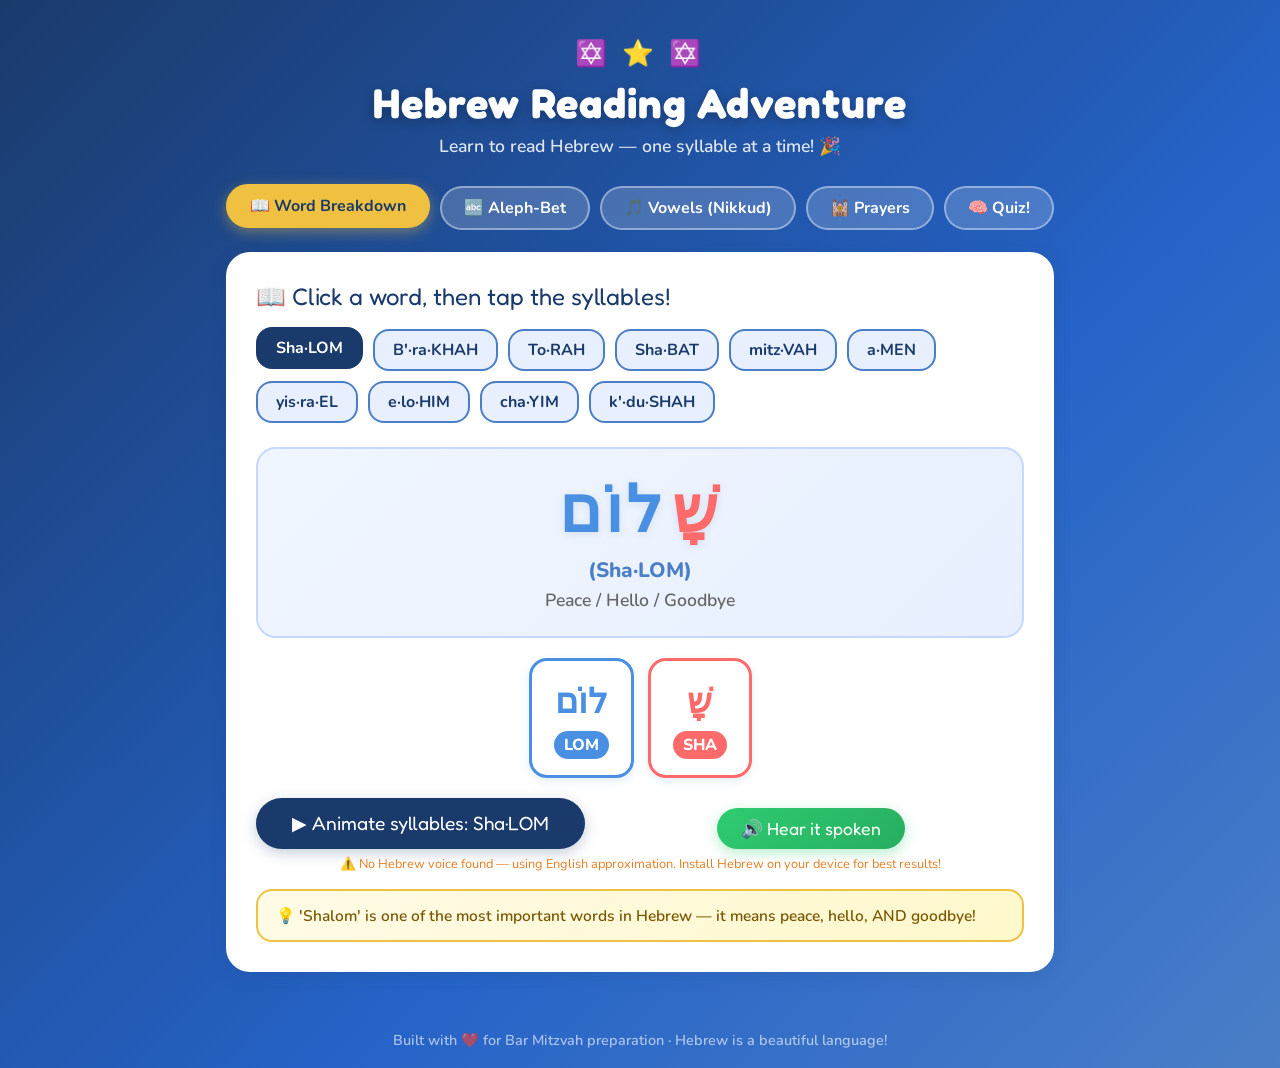
<file: hebrew-reading-6.html>
<!DOCTYPE html>
<html lang="en">
<head>
<meta charset="UTF-8">
<meta name="viewport" content="width=device-width, initial-scale=1.0">
<title>Hebrew Reading Adventure 🌟</title>
<link href="https://fonts.googleapis.com/css2?family=Fredoka+One&family=Nunito:wght@400;600;700;800&display=swap" rel="stylesheet">
<style>
  :root {
    --blue: #1a3a6b;
    --gold: #f0c040;
    --lightblue: #4a7ec7;
    --sky: #e8f0ff;
    --green: #2ecc71;
    --red: #e74c3c;
    --white: #fff;
    --shadow: 0 4px 18px rgba(26,58,107,0.13);
  }

  * { box-sizing: border-box; margin: 0; padding: 0; }

  body {
    font-family: 'Nunito', sans-serif;
    background: linear-gradient(135deg, #1a3a6b 0%, #2563c7 60%, #4a7ec7 100%);
    min-height: 100vh;
    color: #1a3a6b;
  }

  header {
    text-align: center;
    padding: 30px 20px 10px;
    color: white;
  }

  header h1 {
    font-family: 'Fredoka One', cursive;
    font-size: 2.6em;
    letter-spacing: 1px;
    text-shadow: 0 3px 12px rgba(0,0,0,0.25);
    margin-bottom: 6px;
  }

  header .subtitle {
    font-size: 1.1em;
    opacity: 0.85;
    font-weight: 600;
  }

  .stars {
    font-size: 1.6em;
    letter-spacing: 4px;
    margin: 6px 0;
  }

  .tabs {
    display: flex;
    justify-content: center;
    gap: 10px;
    padding: 18px 20px 0;
    flex-wrap: wrap;
  }

  .tab-btn {
    background: rgba(255,255,255,0.18);
    color: white;
    border: 2px solid rgba(255,255,255,0.4);
    border-radius: 30px;
    padding: 9px 22px;
    font-family: 'Nunito', sans-serif;
    font-weight: 700;
    font-size: 1em;
    cursor: pointer;
    transition: all 0.2s;
  }

  .tab-btn:hover, .tab-btn.active {
    background: var(--gold);
    color: var(--blue);
    border-color: var(--gold);
    transform: translateY(-2px);
    box-shadow: 0 4px 14px rgba(240,192,64,0.4);
  }

  .container {
    max-width: 860px;
    margin: 22px auto 40px;
    padding: 0 16px;
  }

  .card {
    background: white;
    border-radius: 24px;
    padding: 30px;
    box-shadow: var(--shadow);
    margin-bottom: 20px;
  }

  .section-title {
    font-family: 'Fredoka One', cursive;
    font-size: 1.5em;
    color: var(--blue);
    margin-bottom: 18px;
    display: flex;
    align-items: center;
    gap: 10px;
  }

  /* ===== SYLLABLE BREAKDOWN ===== */
  .word-selector {
    display: flex;
    flex-wrap: wrap;
    gap: 10px;
    margin-bottom: 24px;
  }

  .word-btn {
    background: var(--sky);
    border: 2px solid var(--lightblue);
    border-radius: 16px;
    padding: 8px 18px;
    font-family: 'Nunito', sans-serif;
    font-weight: 700;
    font-size: 1em;
    color: var(--blue);
    cursor: pointer;
    transition: all 0.2s;
  }

  .word-btn:hover, .word-btn.active {
    background: var(--blue);
    color: white;
    border-color: var(--blue);
    transform: translateY(-2px);
  }

  .hebrew-display {
    text-align: center;
    padding: 24px 10px;
    background: linear-gradient(135deg, #f0f6ff, #e8f0ff);
    border-radius: 20px;
    margin-bottom: 20px;
    border: 2px solid #c5d8ff;
  }

  .hebrew-full {
    font-size: 4em;
    direction: rtl;
    font-weight: 800;
    color: var(--blue);
    letter-spacing: 4px;
    line-height: 1.2;
    margin-bottom: 6px;
    text-shadow: 0 2px 8px rgba(26,58,107,0.1);
  }

  .english-meaning {
    font-size: 1.1em;
    color: #666;
    font-weight: 600;
    margin-top: 4px;
  }

  .syllable-row {
    display: flex;
    justify-content: center;
    gap: 14px;
    flex-wrap: wrap;
    margin: 20px 0;
    direction: rtl;
  }

  .syllable-block {
    background: white;
    border: 3px solid var(--lightblue);
    border-radius: 18px;
    padding: 16px 22px;
    text-align: center;
    cursor: pointer;
    transition: all 0.25s;
    box-shadow: 0 3px 10px rgba(74,126,199,0.15);
    min-width: 100px;
  }

  .syllable-block:hover {
    transform: translateY(-4px) scale(1.04);
    border-color: var(--blue);
    box-shadow: 0 8px 24px rgba(26,58,107,0.18);
  }

  .syllable-block.highlight {
    background: var(--gold);
    border-color: #d4a010;
    transform: translateY(-4px) scale(1.06);
    animation: bounce 0.4s ease;
  }

  @keyframes bounce {
    0%,100% { transform: translateY(-4px) scale(1.06); }
    50% { transform: translateY(-8px) scale(1.08); }
  }

  .syl-hebrew {
    font-size: 2.2em;
    direction: rtl;
    font-weight: 800;
    color: var(--blue);
    display: block;
    margin-bottom: 6px;
  }

  .syllable-block.highlight .syl-hebrew { color: var(--blue); }

  .syl-sound {
    font-size: 1em;
    font-weight: 800;
    color: var(--lightblue);
    background: var(--sky);
    padding: 3px 10px;
    border-radius: 20px;
    display: inline-block;
  }

  .syllable-block.highlight .syl-sound {
    background: rgba(255,255,255,0.6);
    color: var(--blue);
  }

  .play-all-btn {
    display: block;
    margin: 18px auto 0;
    background: var(--blue);
    color: white;
    border: none;
    border-radius: 30px;
    padding: 12px 36px;
    font-family: 'Fredoka One', cursive;
    font-size: 1.2em;
    cursor: pointer;
    transition: all 0.2s;
    box-shadow: 0 4px 14px rgba(26,58,107,0.25);
  }

  .play-all-btn:hover {
    background: var(--lightblue);
    transform: translateY(-2px);
    box-shadow: 0 8px 20px rgba(26,58,107,0.3);
  }

  .pronounce-btn {
    display: inline-flex;
    align-items: center;
    gap: 8px;
    background: linear-gradient(135deg, #2ecc71, #27ae60);
    color: white;
    border: none;
    border-radius: 30px;
    padding: 10px 24px;
    font-family: 'Fredoka One', cursive;
    font-size: 1.1em;
    cursor: pointer;
    transition: all 0.2s;
    box-shadow: 0 4px 14px rgba(46,204,113,0.35);
    margin: 10px auto 0;
    display: block;
  }
  .pronounce-btn:hover {
    transform: translateY(-2px) scale(1.04);
    box-shadow: 0 8px 20px rgba(46,204,113,0.45);
  }
  .pronounce-btn.speaking {
    background: linear-gradient(135deg, #f0c040, #e6a800);
    box-shadow: 0 4px 14px rgba(240,192,64,0.45);
    animation: pulse 0.6s ease infinite alternate;
  }
  @keyframes pulse {
    from { transform: scale(1); }
    to { transform: scale(1.05); }
  }
  .tts-note {
    text-align: center;
    font-size: 0.8em;
    color: #999;
    margin-top: 6px;
  }

  .tip-box {
    background: linear-gradient(135deg, #fffbe6, #fff8cc);
    border: 2px solid var(--gold);
    border-radius: 16px;
    padding: 14px 18px;
    margin-top: 16px;
    font-size: 0.97em;
    color: #7a5700;
    font-weight: 600;
  }

  /* ===== ALPHABET SECTION ===== */
  .aleph-bet-grid {
    display: grid;
    grid-template-columns: repeat(auto-fill, minmax(80px, 1fr));
    gap: 12px;
  }

  .letter-card {
    background: var(--sky);
    border: 2px solid #c5d8ff;
    border-radius: 16px;
    padding: 14px 8px;
    text-align: center;
    cursor: pointer;
    transition: all 0.2s;
  }

  .letter-card:hover {
    background: var(--blue);
    border-color: var(--blue);
    transform: translateY(-3px);
    box-shadow: var(--shadow);
  }

  .letter-card:hover .lc-heb { color: var(--gold); }
  .letter-card:hover .lc-name, .letter-card:hover .lc-sound { color: white; }

  .lc-heb {
    font-size: 2em;
    font-weight: 800;
    color: var(--blue);
    display: block;
  }

  .lc-name {
    font-size: 0.72em;
    font-weight: 700;
    color: var(--blue);
    display: block;
    margin-top: 3px;
  }

  .lc-sound {
    font-size: 0.7em;
    color: var(--lightblue);
    display: block;
    font-weight: 600;
  }

  /* ===== VOWELS SECTION ===== */
  .vowel-grid {
    display: grid;
    grid-template-columns: repeat(auto-fill, minmax(130px, 1fr));
    gap: 14px;
  }

  .vowel-card {
    background: var(--sky);
    border: 2px solid #c5d8ff;
    border-radius: 16px;
    padding: 16px 10px;
    text-align: center;
    cursor: pointer;
    transition: all 0.2s;
  }

  .vowel-card:hover {
    background: linear-gradient(135deg, #1a3a6b, #4a7ec7);
    transform: translateY(-3px);
    box-shadow: var(--shadow);
    border-color: var(--blue);
  }

  .vowel-card:hover .vc-heb { color: var(--gold); }
  .vowel-card:hover .vc-name, .vowel-card:hover .vc-sound { color: white; }

  .vc-heb {
    font-size: 2.4em;
    font-weight: 800;
    color: var(--blue);
    display: block;
    direction: rtl;
  }

  .vc-name {
    font-size: 0.8em;
    font-weight: 700;
    color: var(--blue);
    display: block;
    margin-top: 5px;
  }

  .vc-sound {
    font-size: 0.8em;
    color: var(--lightblue);
    display: block;
    font-weight: 700;
    background: white;
    border-radius: 12px;
    padding: 2px 8px;
    margin-top: 4px;
    display: inline-block;
  }

  .vowel-card:hover .vc-sound {
    background: rgba(255,255,255,0.2);
    color: white;
  }

  /* ===== QUIZ SECTION ===== */
  .quiz-word {
    text-align: center;
    font-size: 5em;
    direction: rtl;
    font-weight: 800;
    color: var(--blue);
    padding: 20px;
    background: var(--sky);
    border-radius: 20px;
    margin-bottom: 22px;
    letter-spacing: 6px;
  }

  .quiz-question {
    text-align: center;
    font-size: 1.2em;
    font-weight: 700;
    color: var(--blue);
    margin-bottom: 18px;
  }

  .quiz-choices {
    display: grid;
    grid-template-columns: 1fr 1fr;
    gap: 12px;
    max-width: 480px;
    margin: 0 auto;
  }

  .choice-btn {
    background: white;
    border: 3px solid var(--lightblue);
    border-radius: 16px;
    padding: 14px 12px;
    font-family: 'Nunito', sans-serif;
    font-weight: 800;
    font-size: 1.05em;
    color: var(--blue);
    cursor: pointer;
    transition: all 0.2s;
  }

  .choice-btn:hover { background: var(--sky); transform: translateY(-2px); }
  .choice-btn.correct { background: #d4fce8; border-color: var(--green); color: #1a6b40; }
  .choice-btn.wrong { background: #ffe0de; border-color: var(--red); color: var(--red); }

  .quiz-feedback {
    text-align: center;
    font-size: 1.3em;
    font-weight: 800;
    margin-top: 18px;
    min-height: 40px;
    transition: all 0.3s;
  }

  .quiz-feedback.correct { color: var(--green); }
  .quiz-feedback.wrong { color: var(--red); }

  .score-bar {
    display: flex;
    justify-content: space-between;
    align-items: center;
    background: var(--sky);
    border-radius: 16px;
    padding: 12px 20px;
    margin-bottom: 20px;
    font-weight: 700;
    color: var(--blue);
  }

  .score-stars { font-size: 1.4em; }

  .next-btn {
    display: block;
    margin: 16px auto 0;
    background: var(--green);
    color: white;
    border: none;
    border-radius: 30px;
    padding: 12px 36px;
    font-family: 'Fredoka One', cursive;
    font-size: 1.2em;
    cursor: pointer;
    transition: all 0.2s;
    opacity: 0;
    pointer-events: none;
  }

  .next-btn.visible {
    opacity: 1;
    pointer-events: all;
    animation: popIn 0.3s ease;
  }

  @keyframes popIn {
    0% { transform: scale(0.7); }
    80% { transform: scale(1.05); }
    100% { transform: scale(1); }
  }

  .hidden { display: none !important; }

  /* ===== PRAYERS SECTION ===== */
  .prayer-list { display: flex; flex-direction: column; gap: 14px; }

  .prayer-card {
    background: var(--sky);
    border: 2px solid #c5d8ff;
    border-radius: 18px;
    padding: 18px 22px;
    cursor: pointer;
    transition: all 0.2s;
  }

  .prayer-card:hover {
    border-color: var(--blue);
    box-shadow: var(--shadow);
    transform: translateX(4px);
  }

  .prayer-card.open {
    border-color: var(--gold);
    background: #fffbe6;
  }

  .prayer-name {
    font-family: 'Fredoka One', cursive;
    font-size: 1.2em;
    color: var(--blue);
    margin-bottom: 2px;
    display: flex;
    justify-content: space-between;
    align-items: center;
  }

  .prayer-hebrew-name {
    font-size: 1.4em;
    direction: rtl;
    font-weight: 800;
    color: var(--lightblue);
  }

  .prayer-body {
    margin-top: 14px;
    padding-top: 14px;
    border-top: 2px dashed #c5d8ff;
  }

  .prayer-text-heb {
    font-size: 1.9em;
    direction: rtl;
    text-align: right;
    font-weight: 800;
    color: var(--blue);
    line-height: 1.8;
    margin-bottom: 10px;
  }

  .prayer-text-eng {
    font-size: 0.95em;
    color: #555;
    font-weight: 600;
    line-height: 1.6;
    font-style: italic;
  }

  .prayer-syllables {
    margin-top: 14px;
    display: flex;
    flex-wrap: wrap;
    gap: 8px;
    direction: rtl;
  }

  .chunk {
    background: white;
    border: 2px solid var(--lightblue);
    border-radius: 12px;
    padding: 8px 14px;
    text-align: center;
    direction: rtl;
    transition: all 0.2s;
  }

  .chunk-heb { font-size: 1.4em; font-weight: 800; color: var(--blue); display: block; }
  .chunk-sound { font-size: 0.75em; font-weight: 700; color: var(--lightblue); display: block; margin-top: 2px; }

  .chunk-active {
    background: var(--gold) !important;
    border-color: #d4a010 !important;
    transform: translateY(-3px) scale(1.08);
    box-shadow: 0 6px 18px rgba(240,192,64,0.4);
  }

  .chunk-active .chunk-heb { color: var(--blue); }

  footer {
    text-align: center;
    padding: 18px;
    color: rgba(255,255,255,0.6);
    font-size: 0.9em;
    font-weight: 600;
  }
</style>
</head>
<body>

<header>
  <div class="stars">✡️ ⭐ ✡️</div>
  <h1>Hebrew Reading Adventure</h1>
  <p class="subtitle">Learn to read Hebrew — one syllable at a time! 🎉</p>
</header>

<div class="tabs">
  <button class="tab-btn active" onclick="showTab('words',this)">📖 Word Breakdown</button>
  <button class="tab-btn" onclick="showTab('alphabet',this)">🔤 Aleph-Bet</button>
  <button class="tab-btn" onclick="showTab('vowels',this)">🎵 Vowels (Nikkud)</button>
  <button class="tab-btn" onclick="showTab('prayers',this)">🕍 Prayers</button>
  <button class="tab-btn" onclick="showTab('quiz',this)">🧠 Quiz!</button>
</div>

<div class="container">

  <!-- WORD BREAKDOWN TAB -->
  <div id="tab-words" class="card">
    <div class="section-title">📖 Click a word, then tap the syllables!</div>
    <div class="word-selector" id="wordSelector"></div>
    <div class="hebrew-display">
      <div class="hebrew-full" id="hebrewFull">שָׁלוֹם</div>
      <div id="hebrewPronounce" style="font-size:1.3em;font-weight:800;color:#4a7ec7;margin-top:4px;"></div>
      <div class="english-meaning" id="englishMeaning">Peace / Hello / Goodbye</div>
    </div>
    <div class="syllable-row" id="syllableRow"></div>
    <div style="display:flex;gap:12px;justify-content:center;flex-wrap:wrap;margin-top:18px;">
      <button class="play-all-btn" style="margin:0;" onclick="playAllSyllables()">▶ Animate syllables: <span id="playAllText"></span></button>
      <button class="pronounce-btn" id="pronounceBtn" onclick="pronounceWord()">🔊 Hear it spoken</button>
    </div>
    <div class="tts-note" id="ttsNote"></div>
    <div class="tip-box" id="tipBox" style="margin-top:16px;">💡 Tip: Hebrew is read <strong>right to left</strong>! The first syllable is on the right.</div>
  </div>

  <!-- ALPHABET TAB -->
  <div id="tab-alphabet" class="card hidden">
    <div class="section-title">🔤 The Aleph-Bet (Hebrew Alphabet)</div>
    <p style="margin-bottom:18px;color:#555;font-weight:600;">Click any letter to highlight it! Hebrew has 22 letters, all consonants.</p>
    <div class="aleph-bet-grid" id="alephBetGrid"></div>
    <div class="tip-box" style="margin-top:18px;">💡 Letters with a dot (dagesh) in the middle have a slightly harder sound. Some letters have a different shape at the END of a word — called a <strong>sofit</strong> form!</div>
  </div>

  <!-- VOWELS TAB -->
  <div id="tab-vowels" class="card hidden">
    <div class="section-title">🎵 Vowel Signs (Nikkud)</div>
    <p style="margin-bottom:18px;color:#555;font-weight:600;">In prayer books, little dots and dashes under/over letters tell you what vowel sound to make. Hover to see!</p>
    <div class="vowel-grid" id="vowelGrid"></div>
    <div class="tip-box" style="margin-top:18px;">💡 The vowel sound comes AFTER the consonant. So בָּ (Bet + Kamatz) = "BAH"!</div>
  </div>

  <!-- PRAYERS TAB -->
  <div id="tab-prayers" class="card hidden">
    <div class="section-title">🕍 Common Prayers & Blessings</div>
    <p style="margin-bottom:18px;color:#555;font-weight:600;">Click any prayer to see it broken into chunks you can practice!</p>
    <div class="prayer-list" id="prayerList"></div>
  </div>

  <!-- QUIZ TAB -->
  <div id="tab-quiz" class="card hidden">
    <div class="section-title">🧠 Reading Quiz!</div>
    <div class="score-bar">
      <span>Score: <strong id="scoreDisplay">0</strong></span>
      <span class="score-stars" id="scoreStars">⭐</span>
      <span>Question <strong id="qNum">1</strong> / 10</span>
    </div>
    <div class="quiz-word" id="quizWord"></div>
    <div class="quiz-question">How do you say this word?</div>
    <div class="quiz-choices" id="quizChoices"></div>
    <div class="quiz-feedback" id="quizFeedback"></div>
    <button class="next-btn" id="nextBtn" onclick="nextQuestion()">Next ➡️</button>
  </div>

</div>

<footer>Built with ❤️ for Bar Mitzvah preparation · Hebrew is a beautiful language!</footer>

<script>
// ===== DATA =====

const words = [
  {
    hebrew: "שָׁלוֹם",
    english: "Peace / Hello / Goodbye",
    pronounce: "Sha·LOM",
    syllables: [
      { heb: "שָׁ", sound: "SHA" },
      { heb: "לוֹם", sound: "LOM" }
    ],
    tip: "💡 'Shalom' is one of the most important words in Hebrew — it means peace, hello, AND goodbye!"
  },
  {
    hebrew: "בְּרָכָה",
    english: "Blessing",
    pronounce: "B'·ra·KHAH",
    syllables: [
      { heb: "בְּ", sound: "B'" },
      { heb: "רָ", sound: "RA" },
      { heb: "כָה", sound: "KHAH" }
    ],
    tip: "💡 A 'bracha' is a blessing you say before doing a mitzvah or eating."
  },
  {
    hebrew: "תּוֹרָה",
    english: "The Torah",
    pronounce: "To·RAH",
    syllables: [
      { heb: "תּוֹ", sound: "TO" },
      { heb: "רָה", sound: "RAH" }
    ],
    tip: "💡 The Torah is the first 5 books of the Bible — the most sacred Jewish text!"
  },
  {
    hebrew: "שַׁבָּת",
    english: "Sabbath / Saturday",
    pronounce: "Sha·BAT",
    syllables: [
      { heb: "שַׁ", sound: "SHA" },
      { heb: "בָּת", sound: "BAT" }
    ],
    tip: "💡 Shabbat starts Friday at sunset and ends Saturday night. It's a day of rest!"
  },
  {
    hebrew: "מִצְוָה",
    english: "Commandment / Good deed",
    pronounce: "mitz·VAH",
    syllables: [
      { heb: "מִ", sound: "MI" },
      { heb: "צְ", sound: "TZ'" },
      { heb: "וָה", sound: "VAH" }
    ],
    tip: "💡 There are 613 mitzvot (commandments) in the Torah. Bar Mitzvah means 'son of the commandment'!"
  },
  {
    hebrew: "אָמֵן",
    english: "Amen (So be it)",
    pronounce: "a·MEN",
    syllables: [
      { heb: "אָ", sound: "AH" },
      { heb: "מֵן", sound: "MEN" }
    ],
    tip: "💡 You say 'Amen' after a prayer or blessing to agree with it and make it yours too."
  },
  {
    hebrew: "יִשְׂרָאֵל",
    english: "Israel",
    pronounce: "yis·ra·EL",
    syllables: [
      { heb: "יִ", sound: "YI" },
      { heb: "שְׂ", sound: "S'" },
      { heb: "רָ", sound: "RA" },
      { heb: "אֵל", sound: "EL" }
    ],
    tip: "💡 Yisrael means 'one who wrestles with God.' It became the name of the Jewish people!"
  },
  {
    hebrew: "אֱלֹהִים",
    english: "God (plural of majesty)",
    pronounce: "e·lo·HIM",
    syllables: [
      { heb: "אֱ", sound: "E" },
      { heb: "לֹ", sound: "LO" },
      { heb: "הִים", sound: "HIM" }
    ],
    tip: "💡 Elohim is a name for God used in the Torah. Even though it looks plural, it refers to the one God."
  },
  {
    hebrew: "חַיִּים",
    english: "Life / L'Chaim!",
    pronounce: "cha·YIM",
    syllables: [
      { heb: "חַ", sound: "CHA" },
      { heb: "יִּים", sound: "YIM" }
    ],
    tip: "💡 'L'Chaim' means 'To life!' — the classic Jewish toast at celebrations!"
  },
  {
    hebrew: "קְדוּשָׁה",
    english: "Holiness / Kedushah",
    pronounce: "k'·du·SHAH",
    syllables: [
      { heb: "קְ", sound: "K'" },
      { heb: "דוּ", sound: "DU" },
      { heb: "שָׁה", sound: "SHAH" }
    ],
    tip: "💡 Kedushah means holiness — it's also the name of an important prayer in the Amidah!"
  }
];

const alphabet = [
  { heb: "א", name: "Aleph", sound: "silent" },
  { heb: "בּ", name: "Bet", sound: "B" },
  { heb: "ב", name: "Vet", sound: "V" },
  { heb: "ג", name: "Gimel", sound: "G" },
  { heb: "ד", name: "Dalet", sound: "D" },
  { heb: "ה", name: "Heh", sound: "H" },
  { heb: "ו", name: "Vav", sound: "V/OO/O" },
  { heb: "ז", name: "Zayin", sound: "Z" },
  { heb: "ח", name: "Chet", sound: "CH" },
  { heb: "ט", name: "Tet", sound: "T" },
  { heb: "י", name: "Yod", sound: "Y/EE" },
  { heb: "כּ", name: "Kaf", sound: "K" },
  { heb: "כ", name: "Khaf", sound: "KH" },
  { heb: "ל", name: "Lamed", sound: "L" },
  { heb: "מ", name: "Mem", sound: "M" },
  { heb: "נ", name: "Nun", sound: "N" },
  { heb: "ס", name: "Samech", sound: "S" },
  { heb: "ע", name: "Ayin", sound: "silent" },
  { heb: "פּ", name: "Peh", sound: "P" },
  { heb: "פ", name: "Feh", sound: "F" },
  { heb: "צ", name: "Tsadi", sound: "TZ" },
  { heb: "ק", name: "Kuf", sound: "K" },
  { heb: "ר", name: "Resh", sound: "R" },
  { heb: "שׁ", name: "Shin", sound: "SH" },
  { heb: "שׂ", name: "Sin", sound: "S" },
  { heb: "ת", name: "Tav", sound: "T" }
];

const vowels = [
  { heb: "בָ", name: "Kamatz", sound: "AH" },
  { heb: "בַ", name: "Patach", sound: "AH" },
  { heb: "בֵ", name: "Tzere", sound: "AY" },
  { heb: "בֶ", name: "Segol", sound: "EH" },
  { heb: "בִ", name: "Chirik", sound: "EE" },
  { heb: "בֹ", name: "Cholam", sound: "OH" },
  { heb: "בוֹ", name: "Cholam Male", sound: "OH" },
  { heb: "בוּ", name: "Shuruk", sound: "OO" },
  { heb: "בֻ", name: "Kubutz", sound: "OO" },
  { heb: "בְ", name: "Shva", sound: "short E" },
  { heb: "בֱ", name: "Chataf Segol", sound: "EH" },
  { heb: "בֲ", name: "Chataf Patach", sound: "AH" },
  { heb: "בֳ", name: "Chataf Kamatz", sound: "OH" }
];

const prayers = [
  {
    name: "Shema",
    hebrewName: "שְׁמַע",
    text: "שְׁמַע יִשְׂרָאֵל יְהוָה אֱלֹהֵינוּ יְהוָה אֶחָד",
    translation: "Hear O Israel, the Lord is our God, the Lord is One.",
    chunks: [
      { heb: "שְׁמַע", sound: "sh'MA" },
      { heb: "יִשְׂרָאֵל", sound: "yis-ra-EL" },
      { heb: "יְהוָה", sound: "Ado-NAI" },
      { heb: "אֱלֹהֵינוּ", sound: "e-lo-HEI-nu" },
      { heb: "יְהוָה", sound: "Ado-NAI" },
      { heb: "אֶחָד", sound: "e-CHAD" }
    ]
  },
  {
    name: "Barchu",
    hebrewName: "בָּרְכוּ",
    text: "בָּרְכוּ אֶת יְהוָה הַמְבֹרָךְ",
    translation: "Bless the Lord who is blessed.",
    chunks: [
      { heb: "בָּרְכוּ", sound: "bar-KHU" },
      { heb: "אֶת", sound: "et" },
      { heb: "יְהוָה", sound: "Ado-NAI" },
      { heb: "הַמְבֹרָךְ", sound: "ha-m'vo-RAKH" }
    ]
  },
  {
    name: "Modeh Ani",
    hebrewName: "מוֹדֶה אֲנִי",
    text: "מוֹדֶה אֲנִי לְפָנֶיךָ מֶלֶךְ חַי וְקַיָּם",
    translation: "I give thanks before You, living and eternal King.",
    chunks: [
      { heb: "מוֹדֶה", sound: "MO-deh" },
      { heb: "אֲנִי", sound: "a-NI" },
      { heb: "לְפָנֶיךָ", sound: "l'fa-NE-kha" },
      { heb: "מֶלֶךְ", sound: "ME-lekh" },
      { heb: "חַי", sound: "CHAI" },
      { heb: "וְקַיָּם", sound: "v'ka-YAM" }
    ]
  },
  {
    name: "Kiddush Opening",
    hebrewName: "קִדּוּשׁ",
    text: "בָּרוּךְ אַתָּה יְהוָה אֱלֹהֵינוּ מֶלֶךְ הָעוֹלָם",
    translation: "Blessed are You, Lord our God, King of the universe.",
    chunks: [
      { heb: "בָּרוּךְ", sound: "ba-RUKH" },
      { heb: "אַתָּה", sound: "a-TAH" },
      { heb: "יְהוָה", sound: "Ado-NAI" },
      { heb: "אֱלֹהֵינוּ", sound: "e-lo-HEI-nu" },
      { heb: "מֶלֶךְ", sound: "ME-lekh" },
      { heb: "הָעוֹלָם", sound: "ha-o-LAM" }
    ]
  },
  {
    name: "Tzitzit (Numbers 15:38-40)",
    hebrewName: "צִיצִית",
    text: "וְעָשׂוּ לָהֶם צִיצִת עַל כַּנְפֵי בִגְדֵיהֶם לְדֹרֹתָם וְנָתְנוּ עַל צִיצִת הַכָּנָף פְּתִיל תְּכֵלֶת",
    translation: "They shall make for themselves fringes on the corners of their garments throughout their generations, and they shall put on the fringe of each corner a thread of blue.",
    chunks: [
      { heb: "וְעָשׂוּ", sound: "v'a-SU" },
      { heb: "לָהֶם", sound: "la-HEM" },
      { heb: "צִיצִת", sound: "tzi-TZIT" },
      { heb: "עַל", sound: "al" },
      { heb: "כַּנְפֵי", sound: "kan-FEI" },
      { heb: "בִגְדֵיהֶם", sound: "big-dei-HEM" },
      { heb: "לְדֹרֹתָם", sound: "l'do-ro-TAM" },
      { heb: "וְנָתְנוּ", sound: "v'nat-NU" },
      { heb: "עַל", sound: "al" },
      { heb: "צִיצִת", sound: "tzi-TZIT" },
      { heb: "הַכָּנָף", sound: "ha-ka-NAF" },
      { heb: "פְּתִיל", sound: "p'TIL" },
      { heb: "תְּכֵלֶת", sound: "t'khe-LET" }
    ]
  },
  {
    name: "Aleinu",
    hebrewName: "עָלֵינוּ",
    text: "עָלֵינוּ לְשַׁבֵּחַ לַאֲדוֹן הַכֹּל",
    translation: "It is our duty to praise the Master of all.",
    chunks: [
      { heb: "עָלֵינוּ", sound: "a-LEI-nu" },
      { heb: "לְשַׁבֵּחַ", sound: "l'sha-BEI-ach" },
      { heb: "לַאֲדוֹן", sound: "la-a-DON" },
      { heb: "הַכֹּל", sound: "ha-KOL" }
    ]
  }
];

// Quiz data
const quizData = words.map(w => ({
  hebrew: w.hebrew,
  answer: w.pronounce,
  wrong: words.filter(x => x !== w).sort(() => Math.random()-0.5).slice(0,3).map(x => x.pronounce)
}));

// ===== STATE =====
let currentWord = 0;
let quizIndex = 0;
let score = 0;
let answered = false;

// ===== BUILD UI =====

function buildWords() {
  const selector = document.getElementById('wordSelector');
  words.forEach((w, i) => {
    const btn = document.createElement('button');
    btn.className = 'word-btn' + (i === 0 ? ' active' : '');
    btn.textContent = w.pronounce;
    btn.onclick = () => selectWord(i);
    selector.appendChild(btn);
  });
  selectWord(0);
}

// Vibrant per-syllable colors
const SYL_COLORS = [
  { bg: '#ff6b6b', text: '#fff' },  // red
  { bg: '#4a90e2', text: '#fff' },  // blue
  { bg: '#f5a623', text: '#fff' },  // orange
  { bg: '#7ed321', text: '#fff' },  // green
  { bg: '#9b59b6', text: '#fff' },  // purple
];

function renderHebrewSpans(w, activeIdx = -1) {
  // Build the big word as colored spans, one per syllable, RTL order
  const hebrewFull = document.getElementById('hebrewFull');
  hebrewFull.innerHTML = w.syllables.map((s, i) => {
    const col = SYL_COLORS[i % SYL_COLORS.length];
    const isActive = i === activeIdx;
    const style = isActive
      ? `color:${col.bg}; text-shadow: 0 0 20px ${col.bg}, 0 4px 16px rgba(0,0,0,0.2); transform:scale(1.15); display:inline-block; transition:all 0.2s;`
      : `color:${col.bg}; opacity:${activeIdx === -1 ? 1 : 0.25}; display:inline-block; transition:all 0.2s;`;
    return `<span class="syl-span" data-idx="${i}" style="${style}">${s.heb}</span>`;
  }).join('<span style="display:inline-block;width:6px;"></span>');
}

function selectWord(i) {
  currentWord = i;
  document.querySelectorAll('.word-btn').forEach((b, idx) => {
    b.classList.toggle('active', idx === i);
  });
  const w = words[i];
  renderHebrewSpans(w, -1);
  document.getElementById('hebrewPronounce').textContent = '(' + w.pronounce + ')';
  document.getElementById('englishMeaning').textContent = w.english;
  document.getElementById('playAllText').textContent = w.pronounce;
  document.getElementById('tipBox').innerHTML = w.tip;

  const row = document.getElementById('syllableRow');
  row.innerHTML = '';
  w.syllables.forEach((s, si) => {
    const col = SYL_COLORS[si % SYL_COLORS.length];
    const block = document.createElement('div');
    block.className = 'syllable-block';
    block.style.borderColor = col.bg;
    block.innerHTML = `<span class="syl-hebrew" style="color:${col.bg}">${s.heb}</span><span class="syl-sound" style="background:${col.bg};color:#fff">${s.sound}</span>`;
    block.onclick = () => {
      renderHebrewSpans(w, si);
      setTimeout(() => renderHebrewSpans(w, -1), 1200);
    };
    row.appendChild(block);
  });
}

async function playAllSyllables() {
  const w = words[currentWord];
  for (let i = 0; i < w.syllables.length; i++) {
    renderHebrewSpans(w, i);
    await new Promise(r => setTimeout(r, 600));
  }
  renderHebrewSpans(w, -1);
}

function buildAlphabet() {
  const grid = document.getElementById('alephBetGrid');
  alphabet.forEach(l => {
    const card = document.createElement('div');
    card.className = 'letter-card';
    card.innerHTML = `<span class="lc-heb">${l.heb}</span><span class="lc-name">${l.name}</span><span class="lc-sound">${l.sound}</span>`;
    card.onclick = () => {
      document.querySelectorAll('.letter-card').forEach(c => c.style.background = '');
      card.style.background = '#1a3a6b';
      card.querySelectorAll('.lc-heb,.lc-name,.lc-sound').forEach(el => el.style.color = 'white');
    };
    grid.appendChild(card);
  });
}

function buildVowels() {
  const grid = document.getElementById('vowelGrid');
  vowels.forEach(v => {
    const card = document.createElement('div');
    card.className = 'vowel-card';
    card.innerHTML = `<span class="vc-heb">${v.heb}</span><span class="vc-name">${v.name}</span><span class="vc-sound">"${v.sound}"</span>`;
    grid.appendChild(card);
  });
}

function buildPrayers() {
  const list = document.getElementById('prayerList');
  prayers.forEach((p, i) => {
    const card = document.createElement('div');
    card.className = 'prayer-card';

    const header = document.createElement('div');
    header.innerHTML = `
      <div class="prayer-name">
        <span>${p.name} <span style="font-size:0.8em;color:#888;">▼</span></span>
        <span class="prayer-hebrew-name">${p.hebrewName}</span>
      </div>
    `;

    const body = document.createElement('div');
    body.className = 'prayer-body hidden';

    const chunksDiv = document.createElement('div');
    chunksDiv.className = 'prayer-syllables';
    chunksDiv.style.cssText = 'direction:rtl; justify-content:flex-start;';

    p.chunks.forEach((c, ci) => {
      const ch = document.createElement('div');
      ch.className = 'chunk';
      ch.style.cursor = 'pointer';
      ch.innerHTML = `<span class="chunk-heb">${c.heb}</span><span class="chunk-sound">${c.sound}</span>`;
      ch.addEventListener('click', e => {
        e.stopPropagation();
        chunksDiv.querySelectorAll('.chunk').forEach(x => x.classList.remove('chunk-active'));
        ch.classList.add('chunk-active');
        setTimeout(() => ch.classList.remove('chunk-active'), 1000);
        speakText(hebrewVoice ? c.heb : c.sound.replace(/'/g,''), hebrewVoice ? 'he-IL' : 'en-US', 0.7);
      });
      chunksDiv.appendChild(ch);
    });

    const pronounceBtn = document.createElement('button');
    pronounceBtn.className = 'pronounce-btn';
    pronounceBtn.style.cssText = 'margin-top:14px;font-size:1em;padding:9px 20px;';
    pronounceBtn.textContent = '🔊 Hear word by word';
    pronounceBtn.addEventListener('click', e => {
      e.stopPropagation();
      pronouncePrayer(pronounceBtn, chunksDiv, p.chunks);
    });

    const intro = document.createElement('div');
    intro.innerHTML = `
      <div class="prayer-text-heb">${p.text}</div>
      <div class="prayer-text-eng">${p.translation}</div>
      <div style="margin-top:12px;font-weight:700;color:#1a3a6b;">Tap any word — or hear them all:</div>
    `;
    body.appendChild(intro);
    body.appendChild(chunksDiv);
    body.appendChild(pronounceBtn);

    header.addEventListener('click', () => {
      const isOpen = card.classList.contains('open');
      document.querySelectorAll('.prayer-card').forEach(c => {
        c.classList.remove('open');
        c.querySelector('.prayer-body').classList.add('hidden');
      });
      if (!isOpen) {
        card.classList.add('open');
        body.classList.remove('hidden');
      }
    });

    card.appendChild(header);
    card.appendChild(body);
    list.appendChild(card);
  });
}

function buildQuiz() {
  loadQuestion();
}

function loadQuestion() {
  answered = false;
  document.getElementById('nextBtn').classList.remove('visible');
  document.getElementById('quizFeedback').textContent = '';
  document.getElementById('quizFeedback').className = 'quiz-feedback';

  const shuffled = [...quizData].sort(() => Math.random() - 0.5);
  const q = shuffled[quizIndex % shuffled.length];
  document.getElementById('quizWord').textContent = q.hebrew;
  document.getElementById('qNum').textContent = quizIndex + 1;

  const allAnswers = [q.answer, ...q.wrong].sort(() => Math.random() - 0.5);
  const choicesEl = document.getElementById('quizChoices');
  choicesEl.innerHTML = '';
  allAnswers.forEach(ans => {
    const btn = document.createElement('button');
    btn.className = 'choice-btn';
    btn.textContent = ans;
    btn.onclick = () => handleChoice(btn, ans, q.answer, allAnswers);
    choicesEl.appendChild(btn);
  });
}

function handleChoice(btn, chosen, correct, allAnswers) {
  if (answered) return;
  answered = true;

  const buttons = document.querySelectorAll('.choice-btn');
  if (chosen === correct) {
    btn.classList.add('correct');
    score++;
    document.getElementById('quizFeedback').textContent = '🎉 Yep! Great job!';
    document.getElementById('quizFeedback').className = 'quiz-feedback correct';
  } else {
    btn.classList.add('wrong');
    buttons.forEach(b => { if (b.textContent === correct) b.classList.add('correct'); });
    document.getElementById('quizFeedback').textContent = '❌ Not quite — the right answer is highlighted in green!';
    document.getElementById('quizFeedback').className = 'quiz-feedback wrong';
  }

  document.getElementById('scoreDisplay').textContent = score;
  const stars = '⭐'.repeat(Math.min(Math.floor(score/2)+1, 5));
  document.getElementById('scoreStars').textContent = stars;
  document.getElementById('nextBtn').classList.add('visible');
}

function nextQuestion() {
  quizIndex++;
  if (quizIndex >= 10) {
    document.getElementById('quizWord').textContent = '🎊';
    document.getElementById('quizChoices').innerHTML = `<div style="grid-column:1/-1;text-align:center;font-size:1.3em;font-weight:800;color:#1a3a6b;padding:20px;">You finished! Score: ${score}/10<br>${score >= 8 ? '🏆 Amazing!' : score >= 5 ? '👍 Good work!' : '📖 Keep practicing!'}</div>`;
    document.getElementById('quizFeedback').textContent = '';
    document.getElementById('nextBtn').textContent = '🔄 Play Again!';
    document.getElementById('nextBtn').classList.add('visible');
    document.getElementById('nextBtn').onclick = () => {
      quizIndex = 0; score = 0;
      document.getElementById('scoreDisplay').textContent = 0;
      document.getElementById('scoreStars').textContent = '⭐';
      document.getElementById('nextBtn').textContent = 'Next ➡️';
      document.getElementById('nextBtn').onclick = nextQuestion;
      loadQuestion();
    };
    return;
  }
  loadQuestion();
}

// ===== TEXT-TO-SPEECH =====
let hebrewVoice = null;
let ttsReady = false;

function initTTS() {
  if (!window.speechSynthesis) {
    document.getElementById('ttsNote').textContent = '⚠️ Your browser doesn\'t support speech. Try Chrome.';
    return;
  }
  function loadVoices() {
    const voices = speechSynthesis.getVoices();
    // Look for Hebrew voice
    hebrewVoice = voices.find(v => v.lang.startsWith('he')) || null;
    ttsReady = true;
    const note = document.getElementById('ttsNote');
    if (hebrewVoice) {
      note.textContent = '✅ Hebrew voice found: ' + hebrewVoice.name;
      note.style.color = '#2ecc71';
    } else {
      note.textContent = '⚠️ No Hebrew voice found — using English approximation. Install Hebrew on your device for best results!';
      note.style.color = '#e67e22';
    }
  }
  if (speechSynthesis.getVoices().length) loadVoices();
  else speechSynthesis.addEventListener('voiceschanged', loadVoices);
}

async function speakUtterance(utter) {
  return new Promise((resolve, reject) => {
    utter.onend = resolve;
    utter.onerror = reject;
    speechSynthesis.speak(utter);
  });
}

async function pronounceWord() {
  if (!window.speechSynthesis) return;
  const w = words[currentWord];
  const btn = document.getElementById('pronounceBtn');

  // Fix Chrome stuck bug
  speechSynthesis.cancel();
  await new Promise(r => setTimeout(r, 150));
  speechSynthesis.resume();

  btn.classList.add('speaking');
  btn.textContent = '🔊 Speaking...';

  // Speak each syllable — animate its color in the big display box
  for (let i = 0; i < w.syllables.length; i++) {
    const syl = w.syllables[i];
    renderHebrewSpans(w, i);  // dim others, glow this one

    const utter = new SpeechSynthesisUtterance();
    if (hebrewVoice) {
      utter.voice = hebrewVoice;
      utter.lang = 'he-IL';
      utter.text = syl.heb;
    } else {
      utter.lang = 'en-US';
      utter.text = syl.sound.replace(/'/g, '');
      utter.rate = 0.65;
    }
    utter.rate = hebrewVoice ? 0.75 : 0.65;

    try { await speakUtterance(utter); } catch(e) { break; }
    await new Promise(r => setTimeout(r, 220));
  }

  // All fully lit at end
  renderHebrewSpans(w, -1);

  btn.classList.remove('speaking');
  btn.textContent = '🔊 Hear it spoken';
}


// ===== PRAYER PRONUNCIATION =====
function speakText(text, lang, rate) {
  speechSynthesis.cancel();
  setTimeout(() => {
    speechSynthesis.resume();
    const u = new SpeechSynthesisUtterance(text);
    u.lang = lang;
    u.rate = rate || 0.75;
    if (lang === 'he-IL' && hebrewVoice) u.voice = hebrewVoice;
    speechSynthesis.speak(u);
  }, 120);
}

async function pronouncePrayer(btn, chunksDiv, chunks) {
  btn.classList.add('speaking');
  btn.textContent = '🔊 Speaking...';

  speechSynthesis.cancel();
  await new Promise(r => setTimeout(r, 150));
  speechSynthesis.resume();

  const chunkEls = chunksDiv.querySelectorAll('.chunk');

  for (let i = 0; i < chunks.length; i++) {
    const c = chunks[i];
    chunkEls.forEach(x => x.classList.remove('chunk-active'));
    if (chunkEls[i]) chunkEls[i].classList.add('chunk-active');

    const u = new SpeechSynthesisUtterance();
    if (hebrewVoice) {
      u.voice = hebrewVoice;
      u.lang = 'he-IL';
      u.text = c.heb;
    } else {
      u.lang = 'en-US';
      u.text = c.sound.replace(/'/g, '');
      u.rate = 0.65;
    }
    u.rate = hebrewVoice ? 0.75 : 0.65;

    try { await speakUtterance(u); } catch(e) { break; }
    await new Promise(r => setTimeout(r, 250));
  }

  chunkEls.forEach(x => x.classList.remove('chunk-active'));
  btn.classList.remove('speaking');
  btn.textContent = '🔊 Hear word by word';
}

function showTab(tab, clickedBtn) {
  ['words','alphabet','vowels','prayers','quiz'].forEach(t => {
    document.getElementById('tab-' + t).classList.add('hidden');
  });
  document.getElementById('tab-' + tab).classList.remove('hidden');
  document.querySelectorAll('.tab-btn').forEach(b => b.classList.remove('active'));
  if (clickedBtn) clickedBtn.classList.add('active');
}

// ===== INIT =====
buildWords();
buildAlphabet();
buildVowels();
buildPrayers();
buildQuiz();
initTTS();
</script>
</body>
</html>
</file>
